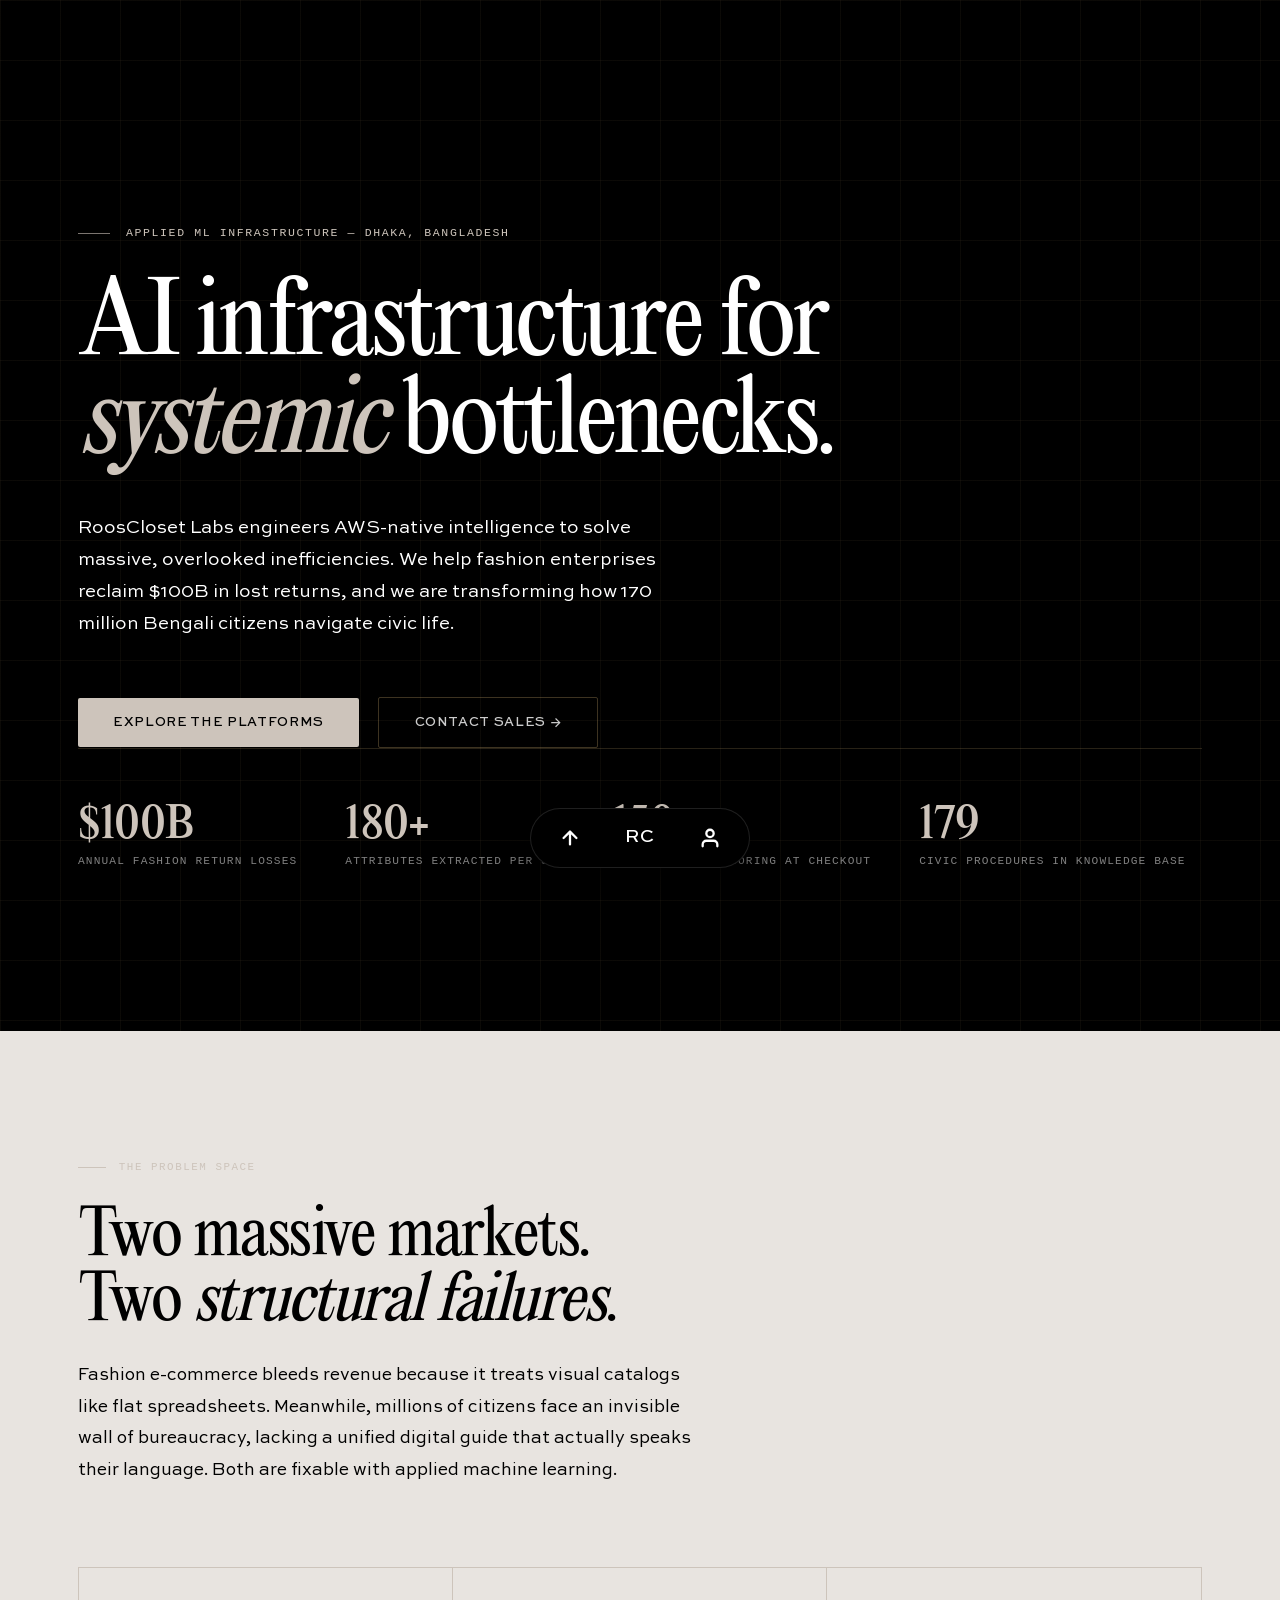
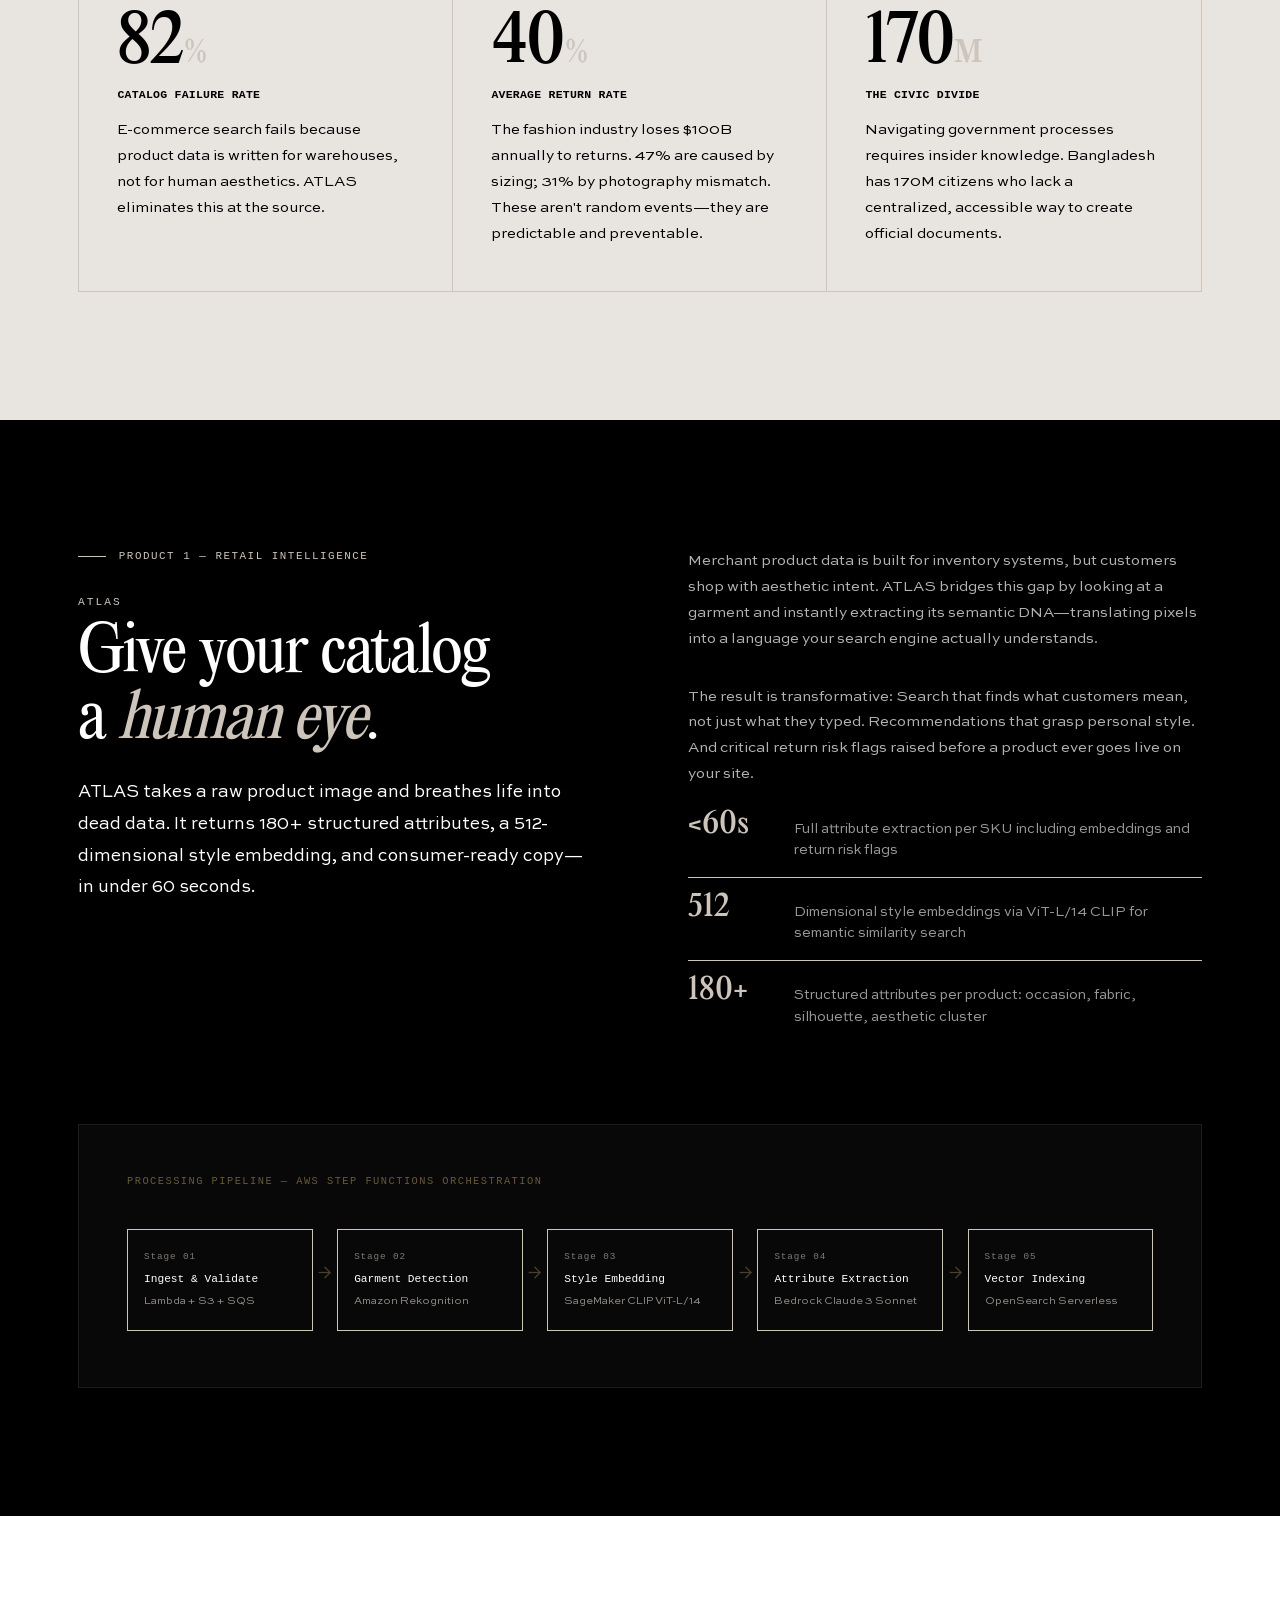
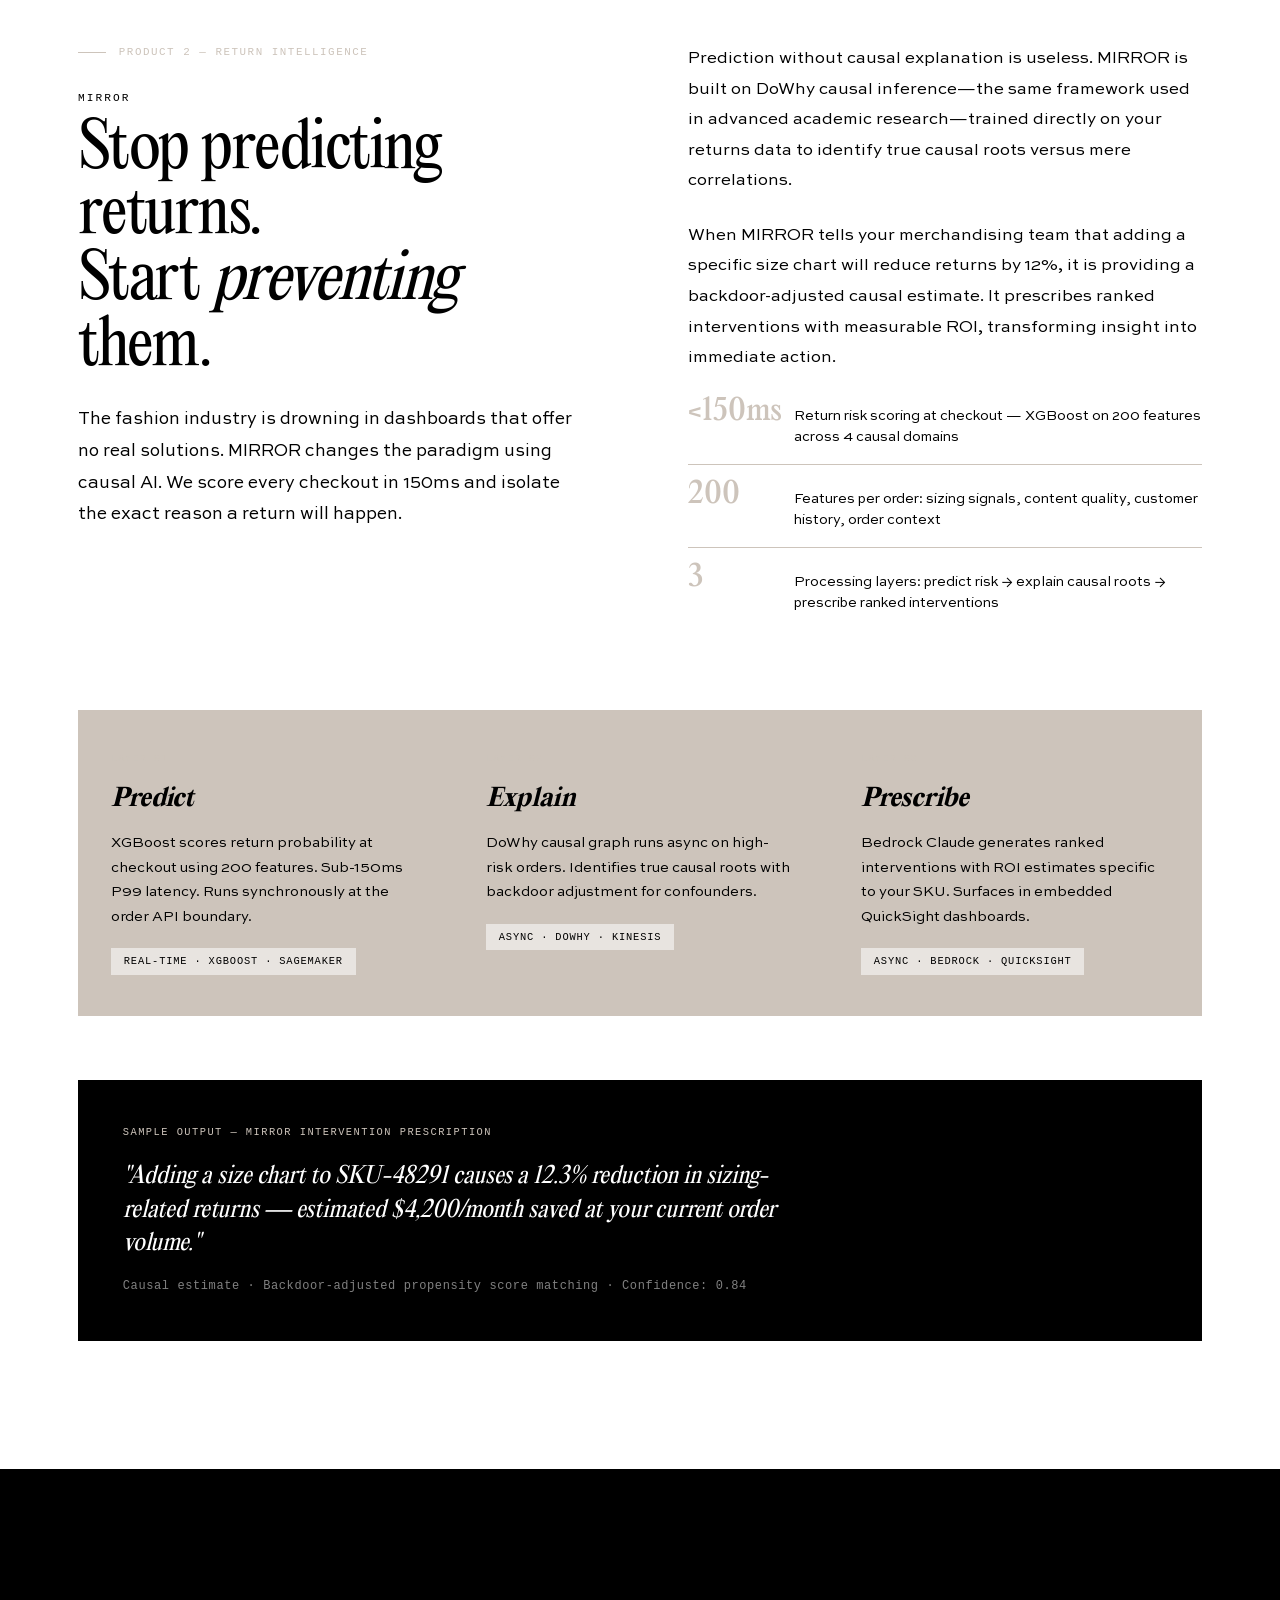
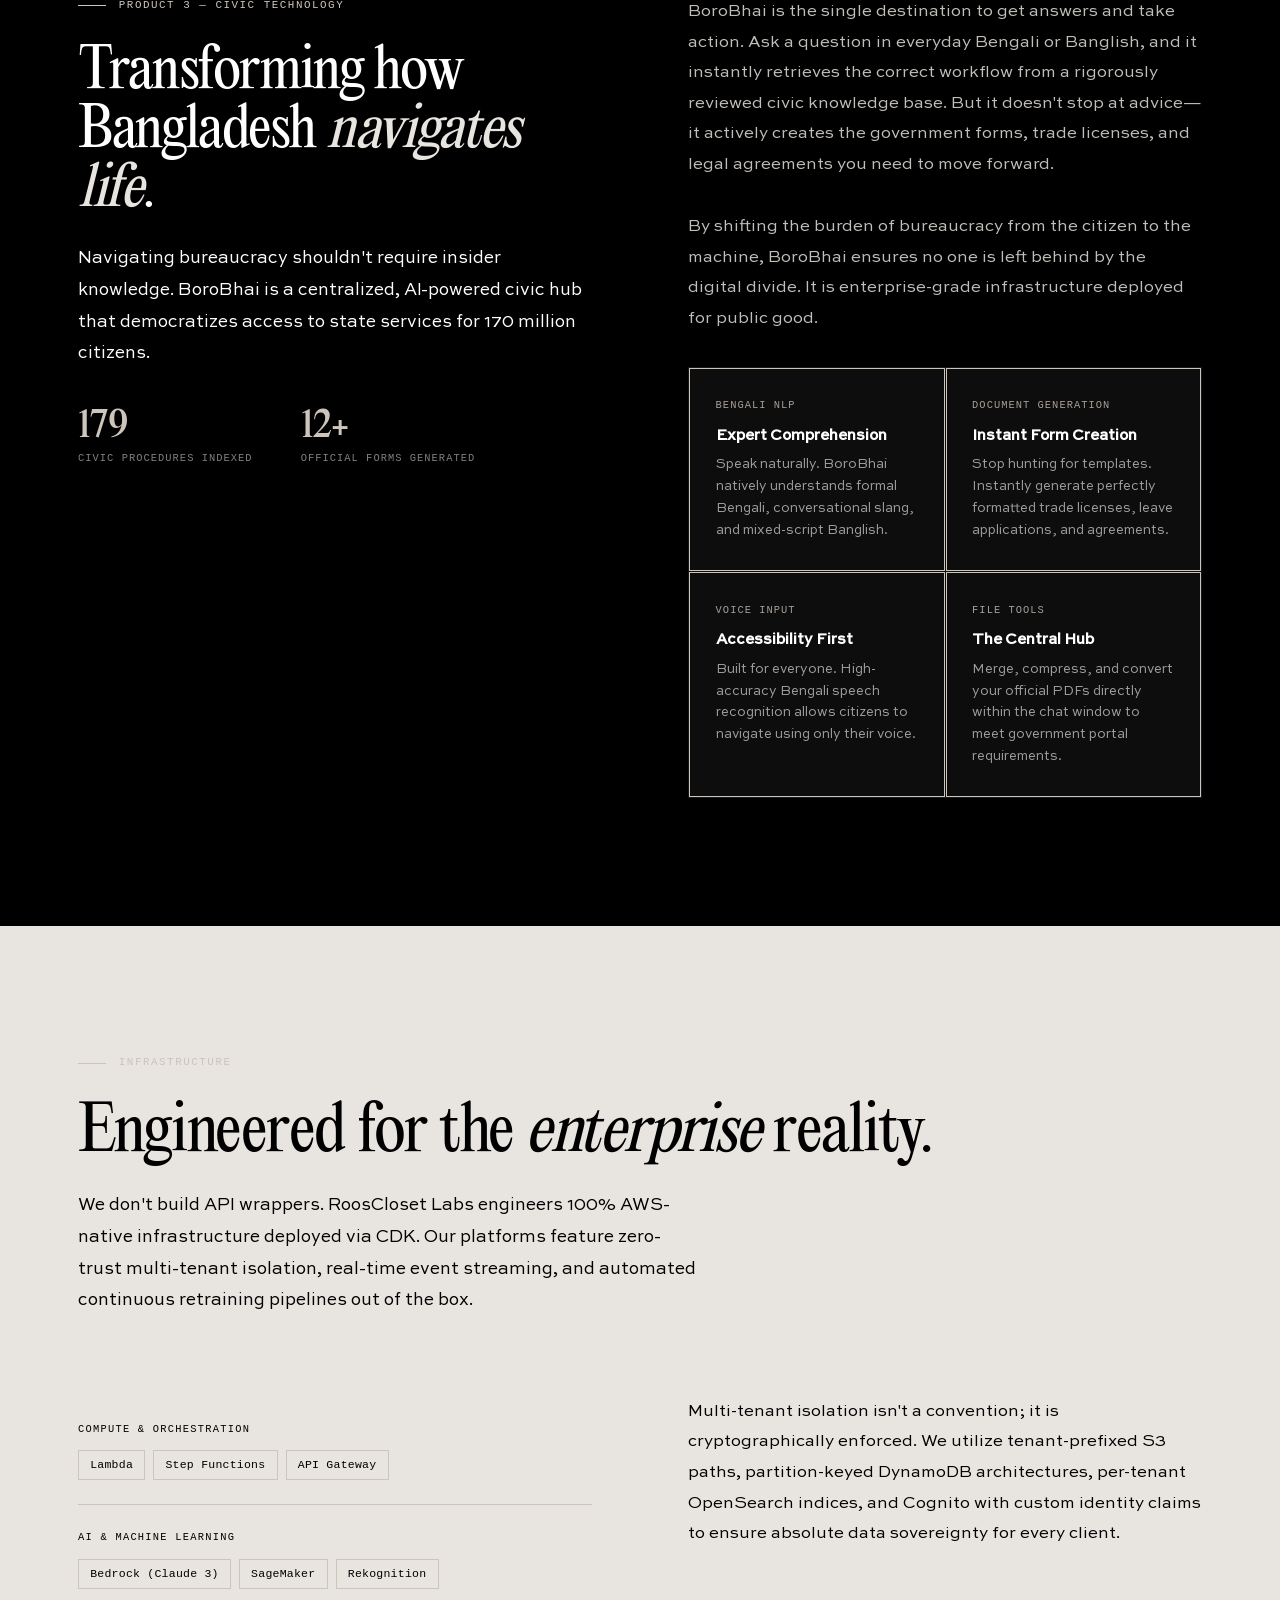
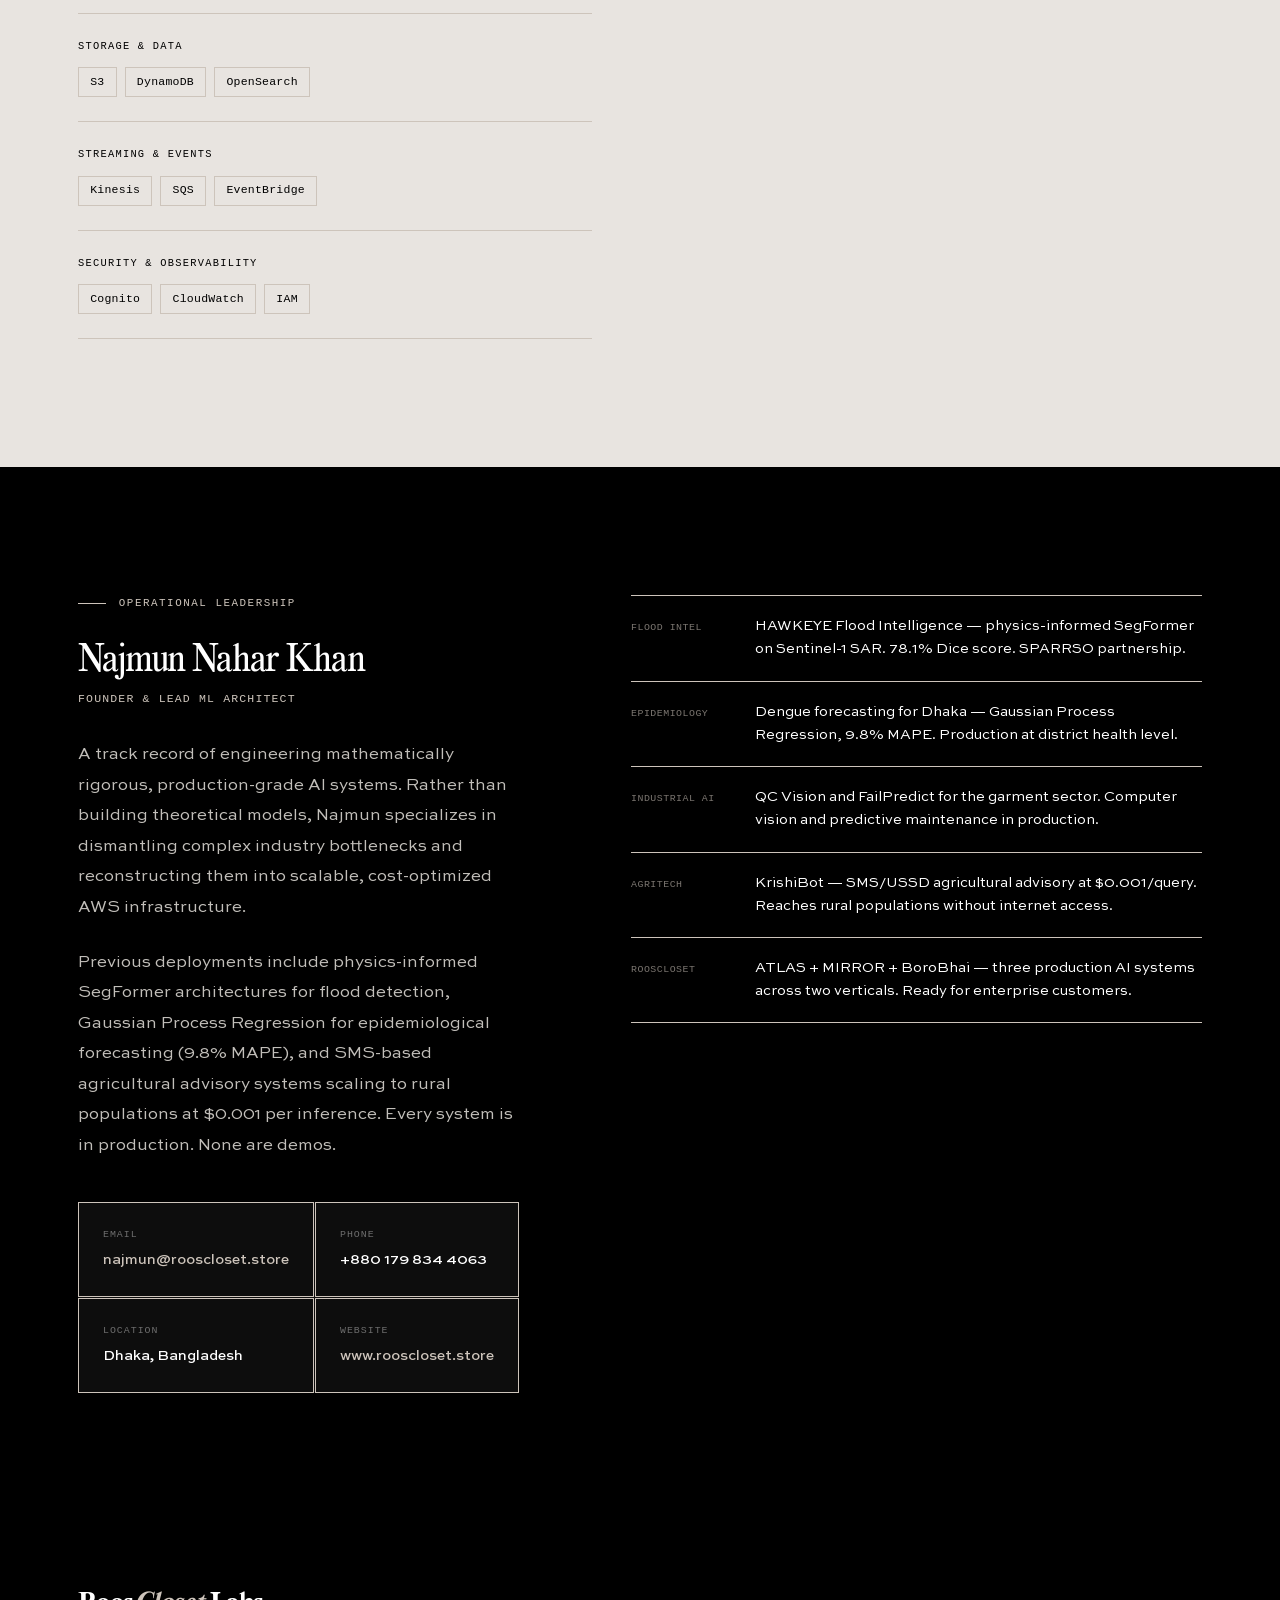
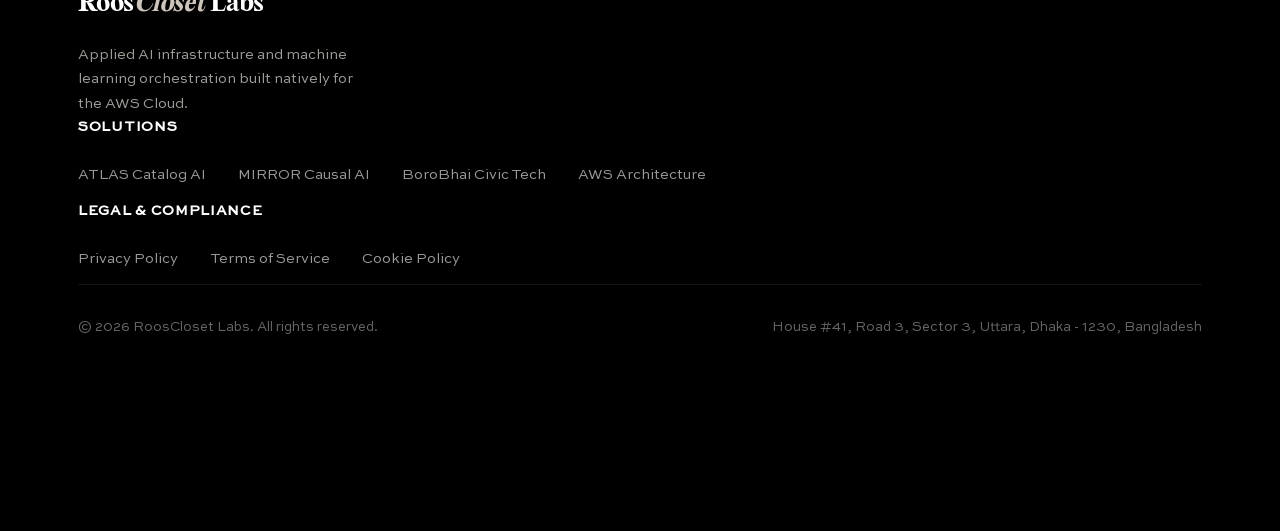
<file: index.html>
<!DOCTYPE html>
<html lang="en">
<head>
  <meta charset="UTF-8">
  <meta name="viewport" content="width=device-width, initial-scale=1.0">

  <title>RoosCloset Labs | Enterprise AI Infrastructure</title>
  <meta name="description" content="RoosCloset Labs architects production-grade, AWS-native machine learning solutions. Our flagship platforms resolve retail catalog misattribution and causal return prediction.">
  <meta name="keywords" content="Enterprise AI, AWS Machine Learning, E-commerce Returns, Causal Inference, Civic Tech, RoosCloset Labs">
  <meta name="author" content="Najmun Nahar Khan">

  <meta property="og:type" content="website">
  <meta property="og:title" content="RoosCloset Labs | Applied AI Infrastructure">
  <meta property="og:description" content="AWS-native machine learning platforms for enterprise retail intelligence and B2G civic administration.">
  <meta property="og:url" content="https://www.rooscloset.store">
  <meta property="og:image" content="https://www.rooscloset.store/assets/og-image.png">
  <meta property="og:site_name" content="RoosCloset Labs">

  <link rel="apple-touch-icon" sizes="180x180" href="/apple-touch-icon.png">
  <link rel="icon" type="image/png" sizes="32x32" href="/favicon-32x32.png">
  <link rel="icon" type="image/png" sizes="16x16" href="/favicon-16x16.png">
  <link rel="manifest" href="/site.webmanifest">

  <!-- Schema.org Structured Data -->
  <script type="application/ld+json">
  {
    "@context": "https://schema.org",
    "@type": "Organization",
    "name": "RoosCloset Labs",
    "url": "https://www.rooscloset.store",
    "description": "Applied ML infrastructure company building production AI systems for fashion e-commerce and civic administration.",
    "founder": {
      "@type": "Person",
      "name": "Najmun Nahar Khan",
      "email": "najmun@rooscloset.store",
      "telephone": "+8801798344063"
    },
    "address": {
      "@type": "PostalAddress",
      "streetAddress": "House #41, Road 3, Sector 3, Uttara",
      "addressLocality": "Dhaka",
      "postalCode": "1230",
      "addressCountry": "BD"
    },
    "sameAs": ["https://github.com/najmun-ai"]
  }
  </script>

  <script async src="https://www.googletagmanager.com/gtag/js?id=G-0R1S9HVL22"></script>
  <script>
    window.dataLayer = window.dataLayer || [];
    function gtag(){dataLayer.push(arguments);}
    gtag('js', new Date());
    gtag('config', 'G-0R1S9HVL22');
  </script>

  <link rel="stylesheet" href="/style.css">

  <style>
    .nav-wrapper {
      top: auto !important;
      bottom: 2rem !important;
      left: 50% !important;
      right: auto !important;
      transform: translateX(-50%) !important;
      background: rgba(242, 239, 232, 0.85) !important;
      backdrop-filter: blur(20px) saturate(180%) !important;
      -webkit-backdrop-filter: blur(20px) saturate(180%) !important;
      border: 1px solid rgba(11, 22, 40, 0.08) !important;
      border-radius: 100px !important;
      padding: 0.4rem 0.6rem !important;
      box-shadow: 0 20px 40px rgba(11, 22, 40, 0.12), 0 1px 3px rgba(11, 22, 40, 0.05) !important;
      width: max-content !important;
    }
    .nav-brand { font-family: var(--font-display); font-size: 1.1rem; font-weight: 600; color: var(--navy); padding: 0.5rem 1.2rem; flex-shrink: 0; letter-spacing: -0.01em; }
    .nav-links { border-left: 1px solid var(--rule); padding-left: 0.5rem; margin: 0; }
    .nav-link { border-radius: 100px; padding: 0.6rem 1rem; transition: background 0.2s ease, color 0.2s ease; }
    .nav-link:hover { background: rgba(11, 22, 40, 0.05); color: var(--navy); }
    .nav-contact { background: var(--navy); color: var(--parchment); border-radius: 100px; margin-left: 0.5rem; border: none !important; }
    .nav-contact:hover { transform: scale(1.03); background: var(--gold); color: var(--navy); }
    
    @media (max-width: 900px) {
      .nav-wrapper { width: 90% !important; justify-content: space-between !important; padding: 0.4rem 0.4rem 0.4rem 1rem !important; }
    }

    /* Scroll Reveal Classes */
    .reveal {
      opacity: 0;
      transform: translateY(30px);
      transition: opacity 0.8s cubic-bezier(0.2, 0.8, 0.2, 1), transform 0.8s cubic-bezier(0.2, 0.8, 0.2, 1);
    }
    .reveal.active { opacity: 1; transform: translateY(0); }
    .delay-1 { transition-delay: 0.1s; }
    .delay-2 { transition-delay: 0.2s; }
    .delay-3 { transition-delay: 0.3s; }
  </style>

  <!-- JS Fallback: Ensures content is visible if JavaScript is disabled or blocked -->
  <noscript>
    <style>
      .reveal { opacity: 1 !important; transform: none !important; }
    </style>
  </noscript>
</head>

<body>

<section class="hero" aria-labelledby="hero-heading">
  <div class="hero-grid" aria-hidden="true" role="presentation"></div>
  <div class="container hero-content">
    <div class="hero-eyebrow reveal">Applied ML Infrastructure — Dhaka, Bangladesh</div>
    <h1 id="hero-heading" class="reveal delay-1">
      AI infrastructure for<br>
      <em>systemic</em> bottlenecks.
    </h1>
    <p class="hero-sub reveal delay-2">
      RoosCloset Labs engineers AWS-native intelligence to solve massive, overlooked inefficiencies. We help fashion enterprises reclaim $100B in lost returns, and we are transforming how 170 million Bengali citizens navigate civic life.
    </p>
    <div class="hero-cta reveal delay-3">
      <a href="#atlas" class="btn-primary-dark">Explore the Platforms</a>
      <a href="mailto:najmun@rooscloset.store?subject=Enterprise%20AI%20Inquiry" class="btn-ghost-dark">Contact Sales →</a>
    </div>
    <div class="hero-stats reveal delay-3">
      <div class="stat-item">
        <div class="stat-num">$100B</div>
        <div class="stat-label">Annual fashion return losses</div>
      </div>
      <div class="stat-item">
        <div class="stat-num">180+</div>
        <div class="stat-label">Attributes extracted per SKU</div>
      </div>
      <div class="stat-item">
        <div class="stat-num">150ms</div>
        <div class="stat-label">Causal return scoring at checkout</div>
      </div>
      <div class="stat-item">
        <div class="stat-num">179</div>
        <div class="stat-label">Civic procedures in knowledge base</div>
      </div>
    </div>
  </div>
</section>

<section class="problem" aria-labelledby="problem-heading">
  <div class="container">
    <div class="eyebrow reveal">The Problem Space</div>
    <h2 id="problem-heading" class="reveal delay-1">Two massive markets.<br>Two <em>structural failures</em>.</h2>
    <p class="lead reveal delay-2">
      Fashion e-commerce bleeds revenue because it treats visual catalogs like flat spreadsheets. Meanwhile, millions of citizens face an invisible wall of bureaucracy, lacking a unified digital guide that actually speaks their language. Both are fixable with applied machine learning.
    </p>
    <div class="problem-grid reveal delay-3" role="list">
      <div class="problem-item" role="listitem">
        <div class="problem-pct">82<span>%</span></div>
        <h3>Catalog failure rate</h3>
        <p>E-commerce search fails because product data is written for warehouses, not for human aesthetics. ATLAS eliminates this at the source.</p>
      </div>
      <div class="problem-item" role="listitem">
        <div class="problem-pct">40<span>%</span></div>
        <h3>Average return rate</h3>
        <p>The fashion industry loses $100B annually to returns. 47% are caused by sizing; 31% by photography mismatch. These aren't random events—they are predictable and preventable.</p>
      </div>
      <div class="problem-item" role="listitem">
        <div class="problem-pct">170<span>M</span></div>
        <h3>The Civic Divide</h3>
        <p>Navigating government processes requires insider knowledge. Bangladesh has 170M citizens who lack a centralized, accessible way to create official documents.</p>
      </div>
    </div>
  </div>
</section>

<section class="atlas-section" id="atlas" aria-labelledby="atlas-heading">
  <div class="container">
    <div class="product-header">
      <div class="reveal">
        <div class="eyebrow eyebrow-dark">Product 1 — Retail Intelligence</div>
        <div class="product-name">ATLAS</div>
        <h2 id="atlas-heading">Give your catalog<br>a <em>human eye</em>.</h2>
        <p class="lead">
          ATLAS takes a raw product image and breathes life into dead data. It returns 180+ structured attributes, a 512-dimensional style embedding, and consumer-ready copy—in under 60 seconds.
        </p>
      </div>
      <div class="reveal delay-1">
        <p class="product-tagline">
          Merchant product data is built for inventory systems, but customers shop with aesthetic intent. ATLAS bridges this gap by looking at a garment and instantly extracting its semantic DNA—translating pixels into a language your search engine actually understands.
        </p>
        <p class="product-tagline" style="margin-bottom: 0;">
          The result is transformative: Search that finds what customers mean, not just what they typed. Recommendations that grasp personal style. And critical return risk flags raised before a product ever goes live on your site.
        </p>
        <div class="metric-list">
          <div class="metric-item">
            <div class="metric-val">&lt;60s</div>
            <div class="metric-desc">Full attribute extraction per SKU including embeddings and return risk flags</div>
          </div>
          <div class="metric-item">
            <div class="metric-val">512</div>
            <div class="metric-desc">Dimensional style embeddings via ViT-L/14 CLIP for semantic similarity search</div>
          </div>
          <div class="metric-item">
            <div class="metric-val">180+</div>
            <div class="metric-desc">Structured attributes per product: occasion, fabric, silhouette, aesthetic cluster</div>
          </div>
        </div>
      </div>
    </div>

    <div class="pipeline-wrap reveal delay-2" role="img" aria-label="ATLAS 5-stage processing pipeline">
      <div class="pipeline-label">Processing Pipeline — AWS Step Functions Orchestration</div>
      <div class="pipeline">
        <div class="p-stage">
          <div class="p-stage-inner">
            <div class="p-stage-num">Stage 01</div>
            <div class="p-stage-name">Ingest &amp; Validate</div>
            <div class="p-stage-service">Lambda + S3 + SQS</div>
          </div>
        </div>
        <div class="p-arrow" aria-hidden="true">→</div>
        <div class="p-stage">
          <div class="p-stage-inner">
            <div class="p-stage-num">Stage 02</div>
            <div class="p-stage-name">Garment Detection</div>
            <div class="p-stage-service">Amazon Rekognition</div>
          </div>
        </div>
        <div class="p-arrow" aria-hidden="true">→</div>
        <div class="p-stage">
          <div class="p-stage-inner">
            <div class="p-stage-num">Stage 03</div>
            <div class="p-stage-name">Style Embedding</div>
            <div class="p-stage-service">SageMaker CLIP ViT-L/14</div>
          </div>
        </div>
        <div class="p-arrow" aria-hidden="true">→</div>
        <div class="p-stage">
          <div class="p-stage-inner">
            <div class="p-stage-num">Stage 04</div>
            <div class="p-stage-name">Attribute Extraction</div>
            <div class="p-stage-service">Bedrock Claude 3 Sonnet</div>
          </div>
        </div>
        <div class="p-arrow" aria-hidden="true">→</div>
        <div class="p-stage">
          <div class="p-stage-inner">
            <div class="p-stage-num">Stage 05</div>
            <div class="p-stage-name">Vector Indexing</div>
            <div class="p-stage-service">OpenSearch Serverless</div>
          </div>
        </div>
      </div>
    </div>
  </div>
</section>

<section class="mirror-section" id="mirror" aria-labelledby="mirror-heading">
  <div class="container">
    <div class="mirror-product-header">
      <div class="reveal">
        <div class="eyebrow">Product 2 — Return Intelligence</div>
        <div class="product-name">MIRROR</div>
        <h2 id="mirror-heading">Stop predicting returns.<br>Start <em>preventing</em> them.</h2>
        <p class="lead">
          The fashion industry is drowning in dashboards that offer no real solutions. MIRROR changes the paradigm using causal AI. We score every checkout in 150ms and isolate the exact reason a return will happen.
        </p>
      </div>
      <div class="reveal delay-1">
        <p style="font-size:1.05rem; color:var(--ink-2); line-height:1.82; margin-bottom:1.5rem;">
          Prediction without causal explanation is useless. MIRROR is built on DoWhy causal inference—the same framework used in advanced academic research—trained directly on your returns data to identify true causal roots versus mere correlations.
        </p>
        <p style="font-size:1.05rem; color:var(--ink-2); line-height:1.82;">
          When MIRROR tells your merchandising team that adding a specific size chart will reduce returns by 12%, it is providing a backdoor-adjusted causal estimate. It prescribes ranked interventions with measurable ROI, transforming insight into immediate action.
        </p>
        <div class="metric-list mirror-metric">
          <div class="metric-item">
            <div class="metric-val">&lt;150ms</div>
            <div class="metric-desc">Return risk scoring at checkout — XGBoost on 200 features across 4 causal domains</div>
          </div>
          <div class="metric-item">
            <div class="metric-val">200</div>
            <div class="metric-desc">Features per order: sizing signals, content quality, customer history, order context</div>
          </div>
          <div class="metric-item">
            <div class="metric-val">3</div>
            <div class="metric-desc">Processing layers: predict risk → explain causal roots → prescribe ranked interventions</div>
          </div>
        </div>
      </div>
    </div>

    <div class="mirror-pipeline reveal delay-2" role="list">
      <div class="mirror-stage" role="listitem">
        <div class="mirror-stage-num">Layer 01</div>
        <div class="mirror-stage-name"><em>Predict</em></div>
        <p>XGBoost scores return probability at checkout using 200 features. Sub-150ms P99 latency. Runs synchronously at the order API boundary.</p>
        <div class="mirror-stage-badge">Real-time · XGBoost · SageMaker</div>
      </div>
      <div class="mirror-stage" role="listitem">
        <div class="mirror-stage-num">Layer 02</div>
        <div class="mirror-stage-name"><em>Explain</em></div>
        <p>DoWhy causal graph runs async on high-risk orders. Identifies true causal roots with backdoor adjustment for confounders.</p>
        <div class="mirror-stage-badge">Async · DoWhy · Kinesis</div>
      </div>
      <div class="mirror-stage" role="listitem">
        <div class="mirror-stage-num">Layer 03</div>
        <div class="mirror-stage-name"><em>Prescribe</em></div>
        <p>Bedrock Claude generates ranked interventions with ROI estimates specific to your SKU. Surfaces in embedded QuickSight dashboards.</p>
        <div class="mirror-stage-badge">Async · Bedrock · QuickSight</div>
      </div>
    </div>

    <div class="causal-proof reveal delay-3">
      <div class="causal-proof-label">Sample Output — MIRROR Intervention Prescription</div>
      <div class="causal-proof-quote">"Adding a size chart to SKU-48291 causes a 12.3% reduction in sizing-related returns — estimated $4,200/month saved at your current order volume."</div>
      <div class="causal-proof-sub">Causal estimate · Backdoor-adjusted propensity score matching · Confidence: 0.84</div>
    </div>
  </div>
</section>

<section class="borobhai-section" id="borobhai" aria-labelledby="borobhai-heading">
  <div class="container">
    <div class="borobhai-inner">
      <div class="reveal">
        <div class="eyebrow">Product 3 — Civic Technology</div>
        <h2 id="borobhai-heading">Transforming how<br>Bangladesh <em>navigates life</em>.</h2>
        <p class="lead">
          Navigating bureaucracy shouldn't require insider knowledge. BoroBhai is a centralized, AI-powered civic hub that democratizes access to state services for 170 million citizens.
        </p>
        <div class="borobhai-stat-row">
          <div class="borobhai-stat">
            <div class="stat-num">179</div>
            <div class="stat-label">Civic procedures indexed</div>
          </div>
          <div class="borobhai-stat">
            <div class="stat-num">12+</div>
            <div class="stat-label">Official forms generated</div>
          </div>
        </div>
      </div>
      <div class="reveal delay-1">
        <p style="font-size:1.05rem; color:rgba(242,239,232,0.8); line-height:1.82; margin-bottom:2rem;">
          BoroBhai is the single destination to get answers and take action. Ask a question in everyday Bengali or Banglish, and it instantly retrieves the correct workflow from a rigorously reviewed civic knowledge base. But it doesn't stop at advice—it actively creates the government forms, trade licenses, and legal agreements you need to move forward.
        </p>
        <p style="font-size:1.05rem; color:rgba(242,239,232,0.8); line-height:1.82; margin-bottom:2rem;">
          By shifting the burden of bureaucracy from the citizen to the machine, BoroBhai ensures no one is left behind by the digital divide. It is enterprise-grade infrastructure deployed for public good.
        </p>
        <div class="borobhai-features" role="list">
          <div class="borobhai-feat" role="listitem">
            <div class="borobhai-feat-icon">Bengali NLP</div>
            <h4>Expert Comprehension</h4>
            <p>Speak naturally. BoroBhai natively understands formal Bengali, conversational slang, and mixed-script Banglish.</p>
          </div>
          <div class="borobhai-feat" role="listitem">
            <div class="borobhai-feat-icon">Document Generation</div>
            <h4>Instant Form Creation</h4>
            <p>Stop hunting for templates. Instantly generate perfectly formatted trade licenses, leave applications, and agreements.</p>
          </div>
          <div class="borobhai-feat" role="listitem">
            <div class="borobhai-feat-icon">Voice Input</div>
            <h4>Accessibility First</h4>
            <p>Built for everyone. High-accuracy Bengali speech recognition allows citizens to navigate using only their voice.</p>
          </div>
          <div class="borobhai-feat" role="listitem">
            <div class="borobhai-feat-icon">File Tools</div>
            <h4>The Central Hub</h4>
            <p>Merge, compress, and convert your official PDFs directly within the chat window to meet government portal requirements.</p>
          </div>
        </div>
      </div>
    </div>
  </div>
</section>

<section class="infra-section" id="architecture" aria-labelledby="infra-heading">
  <div class="container">
    <div class="eyebrow reveal">Infrastructure</div>
    <h2 id="infra-heading" class="reveal delay-1">Engineered for the <em>enterprise</em> reality.</h2>
    <p class="lead reveal delay-2">
      We don't build API wrappers. RoosCloset Labs engineers 100% AWS-native infrastructure deployed via CDK. Our platforms feature zero-trust multi-tenant isolation, real-time event streaming, and automated continuous retraining pipelines out of the box.
    </p>
    
    <div class="infra-grid reveal delay-3">
      <div>
        <div class="service-list" role="list">
          <div class="service-category" role="listitem">
            <div class="service-cat-name">Compute &amp; Orchestration</div>
            <div class="service-tags">
              <span class="service-tag">Lambda</span>
              <span class="service-tag">Step Functions</span>
              <span class="service-tag">API Gateway</span>
            </div>
          </div>
          <div class="service-category" role="listitem">
            <div class="service-cat-name">AI &amp; Machine Learning</div>
            <div class="service-tags">
              <span class="service-tag">Bedrock (Claude 3)</span>
              <span class="service-tag">SageMaker</span>
              <span class="service-tag">Rekognition</span>
            </div>
          </div>
          <div class="service-category" role="listitem">
            <div class="service-cat-name">Storage &amp; Data</div>
            <div class="service-tags">
              <span class="service-tag">S3</span>
              <span class="service-tag">DynamoDB</span>
              <span class="service-tag">OpenSearch</span>
            </div>
          </div>
          <div class="service-category" role="listitem">
            <div class="service-cat-name">Streaming &amp; Events</div>
            <div class="service-tags">
              <span class="service-tag">Kinesis</span>
              <span class="service-tag">SQS</span>
              <span class="service-tag">EventBridge</span>
            </div>
          </div>
          <div class="service-category" role="listitem">
            <div class="service-cat-name">Security &amp; Observability</div>
            <div class="service-tags">
              <span class="service-tag">Cognito</span>
              <span class="service-tag">CloudWatch</span>
              <span class="service-tag">IAM</span>
            </div>
          </div>
        </div>
      </div>
      <div>
        <p style="font-size:1.05rem; color:var(--ink-2); line-height:1.82; margin-bottom:2.5rem;">
          Multi-tenant isolation isn't a convention; it is cryptographically enforced. We utilize tenant-prefixed S3 paths, partition-keyed DynamoDB architectures, per-tenant OpenSearch indices, and Cognito with custom identity claims to ensure absolute data sovereignty for every client.
        </p>
      </div>
    </div>
  </div>
</section>

<section class="founder-section" id="founder" aria-labelledby="founder-heading">
  <div class="container">
    <div class="founder-inner">
      <div class="reveal">
        <div class="eyebrow">Operational Leadership</div>
        <div class="founder-name-display">Najmun Nahar Khan</div>
        <div class="founder-title-line">Founder & Lead ML Architect</div>
        <p style="font-size: 1.05rem; color: rgba(242,239,232,0.8); line-height: 1.82; margin-bottom: 1.5rem;">
          A track record of engineering mathematically rigorous, production-grade AI systems. Rather than building theoretical models, Najmun specializes in dismantling complex industry bottlenecks and reconstructing them into scalable, cost-optimized AWS infrastructure.
        </p>
        <p style="font-size: 1.05rem; color: rgba(242,239,232,0.8); line-height: 1.82; margin-bottom: 2.5rem;">
          Previous deployments include physics-informed SegFormer architectures for flood detection, Gaussian Process Regression for epidemiological forecasting (9.8% MAPE), and SMS-based agricultural advisory systems scaling to rural populations at $0.001 per inference. Every system is in production. None are demos.
        </p>
        <div class="contact-grid" role="list">
          <div class="contact-item" role="listitem">
            <div class="contact-item-label">Email</div>
            <div class="contact-item-val"><a href="mailto:najmun@rooscloset.store?subject=Enterprise%20AI%20Inquiry">najmun@rooscloset.store</a></div>
          </div>
          <div class="contact-item" role="listitem">
            <div class="contact-item-label">Phone</div>
            <div class="contact-item-val">+880 179 834 4063</div>
          </div>
          <div class="contact-item" role="listitem">
            <div class="contact-item-label">Location</div>
            <div class="contact-item-val">Dhaka, Bangladesh</div>
          </div>
          <div class="contact-item" role="listitem">
            <div class="contact-item-label">Website</div>
            <div class="contact-item-val"><a href="https://www.rooscloset.store">www.rooscloset.store</a></div>
          </div>
        </div>
      </div>
      <div class="reveal delay-1">
        <div class="founder-track" role="list">
          <div class="track-item" role="listitem">
            <div class="track-tag">Flood Intel</div>
            <div class="track-text">HAWKEYE Flood Intelligence — physics-informed SegFormer on Sentinel-1 SAR. 78.1% Dice score. SPARRSO partnership.</div>
          </div>
          <div class="track-item" role="listitem">
            <div class="track-tag">Epidemiology</div>
            <div class="track-text">Dengue forecasting for Dhaka — Gaussian Process Regression, 9.8% MAPE. Production at district health level.</div>
          </div>
          <div class="track-item" role="listitem">
            <div class="track-tag">Industrial AI</div>
            <div class="track-text">QC Vision and FailPredict for the garment sector. Computer vision and predictive maintenance in production.</div>
          </div>
          <div class="track-item" role="listitem">
            <div class="track-tag">AgriTech</div>
            <div class="track-text">KrishiBot — SMS/USSD agricultural advisory at $0.001/query. Reaches rural populations without internet access.</div>
          </div>
          <div class="track-item" role="listitem">
            <div class="track-tag">RoosCloset</div>
            <div class="track-text">ATLAS + MIRROR + BoroBhai — three production AI systems across two verticals. Ready for enterprise customers.</div>
          </div>
        </div>
      </div>
    </div>
  </div>
</section>

<footer class="footer">
  <div class="container">
    <div class="footer-grid reveal">
      <div>
        <a href="/" style="font-family: var(--font-display); font-size: 1.5rem; font-weight: 600; color: var(--parchment);">Roos<em style="color: var(--gold); font-style: italic;">Closet</em> Labs</a>
        <p style="color: rgba(242, 239, 232, 0.65); font-size: 0.9rem; margin-top: 1.2rem; max-width: 300px; line-height: 1.7;">Applied AI infrastructure and machine learning orchestration built natively for the AWS Cloud.</p>
      </div>
      <div>
        <h4 class="footer-heading">Solutions</h4>
        <ul class="footer-links">
          <li><a href="#atlas">ATLAS Catalog AI</a></li>
          <li><a href="#mirror">MIRROR Causal AI</a></li>
          <li><a href="#borobhai">BoroBhai Civic Tech</a></li>
          <li><a href="#architecture">AWS Architecture</a></li>
        </ul>
      </div>
      <div>
        <h4 class="footer-heading">Legal & Compliance</h4>
        <ul class="footer-links">
          <li><a href="/privacy-policy.html">Privacy Policy</a></li>
          <li><a href="/terms-of-service.html">Terms of Service</a></li>
          <li><a href="/cookie-policy.html">Cookie Policy</a></li>
        </ul>
      </div>
    </div>
    <div class="footer-bottom reveal delay-1" style="padding-bottom: 4rem;">
      <span>&copy; 2026 RoosCloset Labs. All rights reserved.</span>
      <span>House #41, Road 3, Sector 3, Uttara, Dhaka - 1230, Bangladesh</span>
    </div>
  </div>
</footer>

<nav class="nav-wrapper" role="navigation" aria-label="Main navigation">
  <div class="nav-brand" aria-label="RoosCloset">Roos<em>Closet</em></div>
  <ul class="nav-links">
    <li><a href="#atlas" class="nav-link">Atlas</a></li>
    <li><a href="#mirror" class="nav-link">Mirror</a></li>
    <li><a href="#borobhai" class="nav-link">BoroBhai</a></li>
    <li><a href="#founder" class="nav-link">Founder</a></li>
  </ul>
  <a href="mailto:najmun@rooscloset.store?subject=Enterprise%20AI%20Inquiry" class="nav-contact">Contact</a>
</nav>

<script src="/main.js"></script>

</body>
</html>
</file>
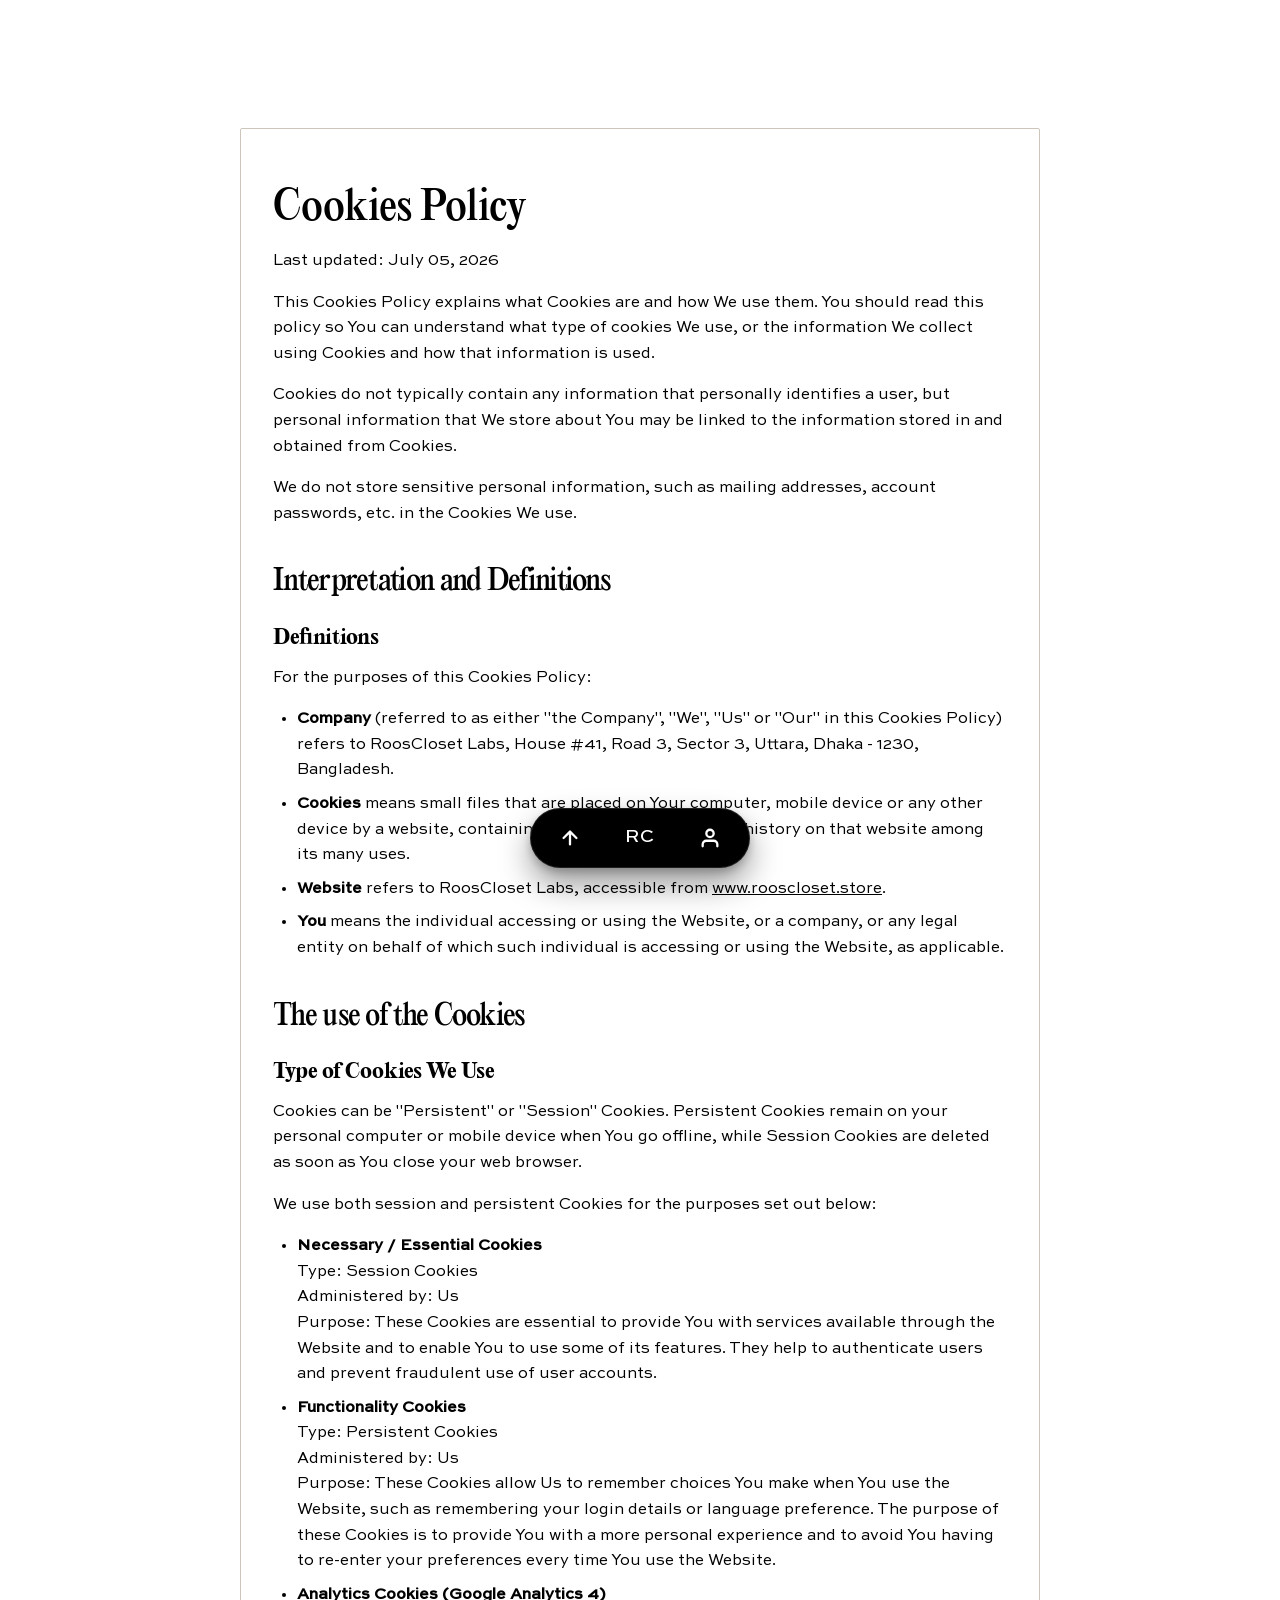
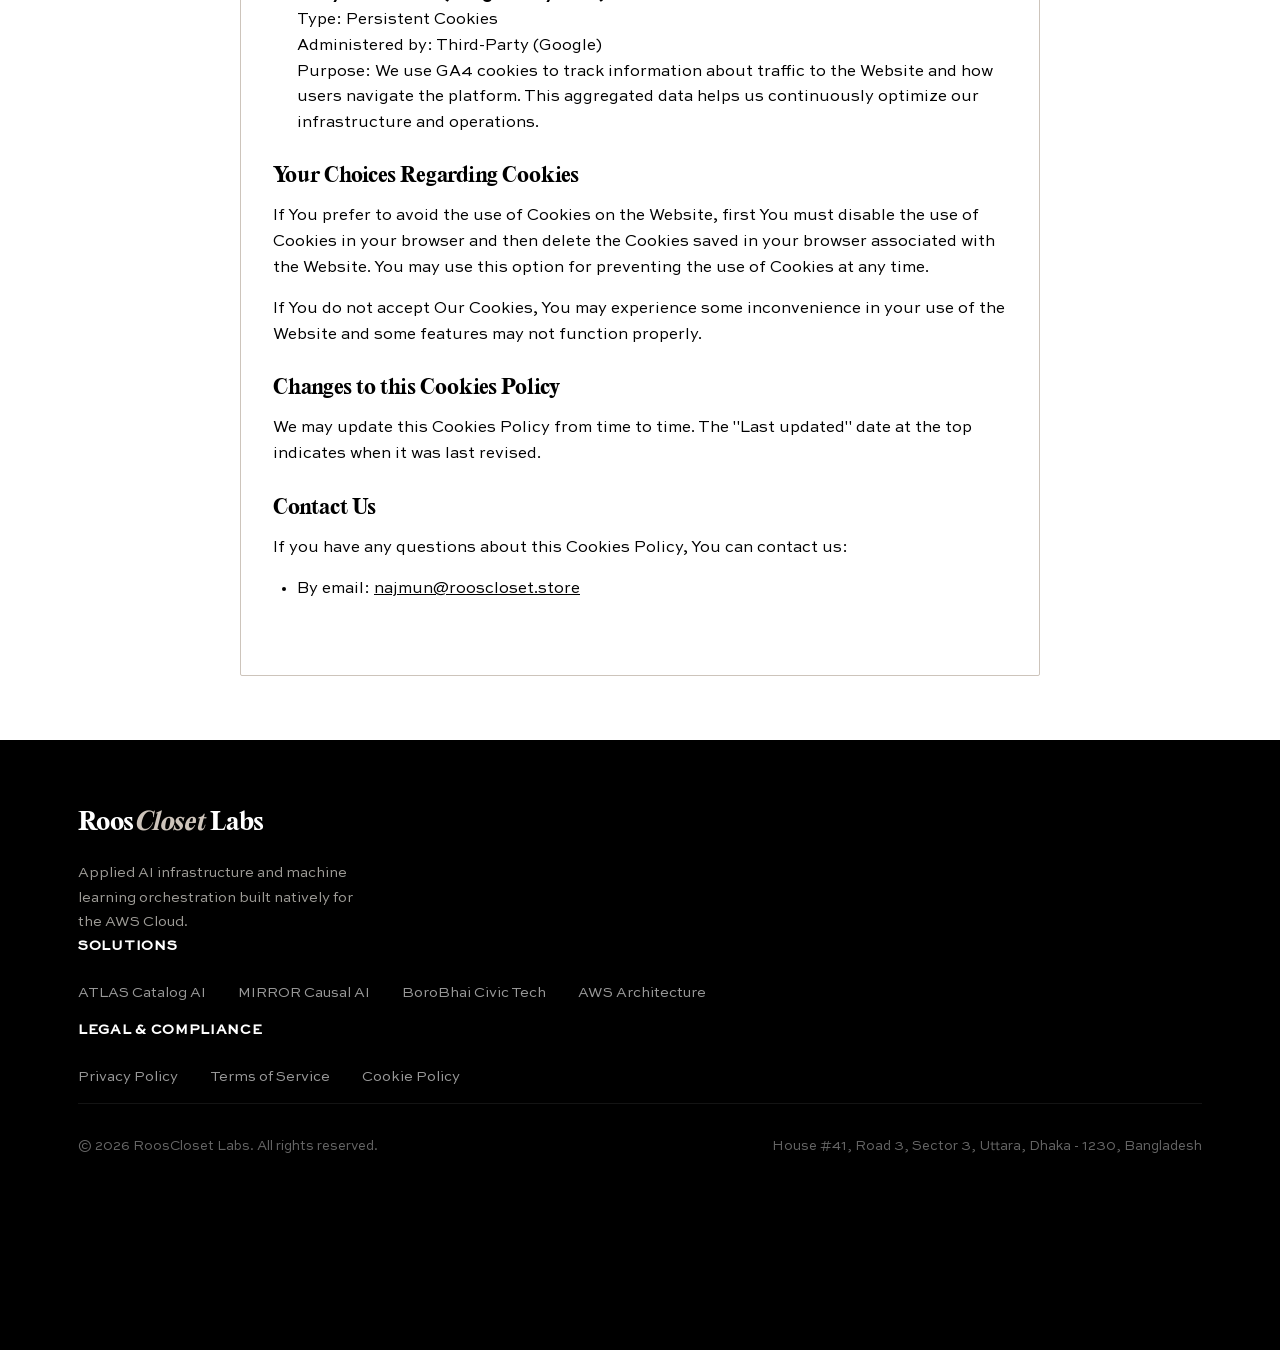
<file: cookie-policy.html>
<!DOCTYPE html>
<html lang="en-US">
<head>
    <meta charset="UTF-8">
    <meta http-equiv="X-UA-Compatible" content="IE=edge">
    <meta name="viewport" content="width=device-width, initial-scale=1.0">

    <title>Cookie Policy | RoosCloset Labs</title>
    <meta name="description" content="Cookie Policy for RoosCloset Labs enterprise AI infrastructure.">

    <!-- FAVICONS & MANIFEST -->
    <link rel="apple-touch-icon" sizes="180x180" href="/apple-touch-icon.png">
    <link rel="icon" type="image/png" sizes="32x32" href="/favicon-32x32.png">
    <link rel="icon" type="image/png" sizes="16x16" href="/favicon-16x16.png">
    <link rel="manifest" href="/site.webmanifest">

    <!-- Schema.org Structured Data -->
    <script type="application/ld+json">
    {
      "@context": "https://schema.org",
      "@type": "Organization",
      "name": "RoosCloset Labs",
      "url": "https://www.rooscloset.store",
      "founder": {
        "@type": "Person",
        "name": "Najmun Nahar Khan",
        "email": "najmun@rooscloset.store"
      },
      "address": {
        "@type": "PostalAddress",
        "streetAddress": "House #41, Road 3, Sector 3, Uttara",
        "addressLocality": "Dhaka",
        "postalCode": "1230",
        "addressCountry": "BD"
      }
    }
    </script>

    <!-- GOOGLE ANALYTICS 4 (GA4) -->
    <script async src="https://www.googletagmanager.com/gtag/js?id=G-0R1S9HVL22"></script>
    <script>
      window.dataLayer = window.dataLayer || [];
      function gtag(){dataLayer.push(arguments);}
      gtag('js', new Date());
      gtag('config', 'G-0R1S9HVL22');
    </script>

    <!-- STYLESHEET -->
    <link rel="stylesheet" href="/style.css">

    <style>
      .nav-wrapper {
        top: auto !important;
        bottom: 2rem !important;
        left: 50% !important;
        right: auto !important;
        transform: translateX(-50%) !important;
        background: rgba(242, 239, 232, 0.85) !important;
        backdrop-filter: blur(20px) saturate(180%) !important;
        -webkit-backdrop-filter: blur(20px) saturate(180%) !important;
        border: 1px solid rgba(11, 22, 40, 0.08) !important;
        border-radius: 100px !important;
        padding: 0.4rem 0.6rem !important;
        box-shadow: 0 20px 40px rgba(11, 22, 40, 0.12), 0 1px 3px rgba(11, 22, 40, 0.05) !important;
        width: max-content !important;
      }
      .nav-brand { font-family: var(--font-display); font-size: 1.1rem; font-weight: 600; color: var(--navy); padding: 0.5rem 1.2rem; flex-shrink: 0; letter-spacing: -0.01em; }
      .nav-links { border-left: 1px solid var(--rule); padding-left: 0.5rem; margin: 0; display: flex; align-items: center; list-style: none; }
      .nav-link { border-radius: 100px; padding: 0.6rem 1rem; transition: background 0.2s ease, color 0.2s ease; font-family: var(--font-sans); font-size: 0.76rem; font-weight: 500; letter-spacing: 0.05em; text-transform: uppercase; color: var(--ink-2); }
      .nav-link:hover { background: rgba(11, 22, 40, 0.05); color: var(--navy); }
      .nav-contact { font-family: var(--font-sans); font-size: 0.76rem; font-weight: 600; letter-spacing: 0.05em; text-transform: uppercase; background: var(--navy); color: var(--parchment); border-radius: 100px; padding: 0.6rem 1.4rem; margin-left: 0.5rem; border: none !important; transition: transform 0.2s ease, background 0.2s ease; }
      .nav-contact:hover { transform: scale(1.03); background: var(--gold); color: var(--navy); }
      
      @media (max-width: 900px) {
        .nav-wrapper { width: 90% !important; justify-content: space-between !important; padding: 0.4rem 0.4rem 0.4rem 1rem !important; }
        .nav-links { display: none !important; }
      }
  
      .reveal { opacity: 0; transform: translateY(30px); transition: opacity 0.8s cubic-bezier(0.2, 0.8, 0.2, 1), transform 0.8s cubic-bezier(0.2, 0.8, 0.2, 1); }
      .reveal.active { opacity: 1; transform: translateY(0); }
    </style>
  
    <noscript>
      <style>
        .reveal { opacity: 1 !important; transform: none !important; }
      </style>
    </noscript>
</head>
<body>

    <main class="legal-content">
        <h1>Cookies Policy</h1>
        <p>Last updated: July 05, 2026</p>
        <p>This Cookies Policy explains what Cookies are and how We use them. You should read this policy so You can understand what type of cookies We use, or the information We collect using Cookies and how that information is used.</p>
        <p>Cookies do not typically contain any information that personally identifies a user, but personal information that We store about You may be linked to the information stored in and obtained from Cookies.</p>
        <p>We do not store sensitive personal information, such as mailing addresses, account passwords, etc. in the Cookies We use.</p>

        <h2>Interpretation and Definitions</h2>
        <h3>Definitions</h3>
        <p>For the purposes of this Cookies Policy:</p>
        <ul>
            <li><strong>Company</strong> (referred to as either "the Company", "We", "Us" or "Our" in this Cookies Policy) refers to RoosCloset Labs, House #41, Road 3, Sector 3, Uttara, Dhaka - 1230, Bangladesh.</li>
            <li><strong>Cookies</strong> means small files that are placed on Your computer, mobile device or any other device by a website, containing details of your browsing history on that website among its many uses.</li>
            <li><strong>Website</strong> refers to RoosCloset Labs, accessible from <a href="https://www.rooscloset.store">www.rooscloset.store</a>.</li>
            <li><strong>You</strong> means the individual accessing or using the Website, or a company, or any legal entity on behalf of which such individual is accessing or using the Website, as applicable.</li>
        </ul>

        <h2>The use of the Cookies</h2>
        <h3>Type of Cookies We Use</h3>
        <p>Cookies can be "Persistent" or "Session" Cookies. Persistent Cookies remain on your personal computer or mobile device when You go offline, while Session Cookies are deleted as soon as You close your web browser.</p>
        <p>We use both session and persistent Cookies for the purposes set out below:</p>
        <ul>
            <li>
                <strong>Necessary / Essential Cookies</strong><br>
                Type: Session Cookies<br>
                Administered by: Us<br>
                Purpose: These Cookies are essential to provide You with services available through the Website and to enable You to use some of its features. They help to authenticate users and prevent fraudulent use of user accounts.
            </li>
            <li>
                <strong>Functionality Cookies</strong><br>
                Type: Persistent Cookies<br>
                Administered by: Us<br>
                Purpose: These Cookies allow Us to remember choices You make when You use the Website, such as remembering your login details or language preference. The purpose of these Cookies is to provide You with a more personal experience and to avoid You having to re-enter your preferences every time You use the Website.
            </li>
            <li>
                <strong>Analytics Cookies (Google Analytics 4)</strong><br>
                Type: Persistent Cookies<br>
                Administered by: Third-Party (Google)<br>
                Purpose: We use GA4 cookies to track information about traffic to the Website and how users navigate the platform. This aggregated data helps us continuously optimize our infrastructure and operations.
            </li>
        </ul>

        <h3>Your Choices Regarding Cookies</h3>
        <p>If You prefer to avoid the use of Cookies on the Website, first You must disable the use of Cookies in your browser and then delete the Cookies saved in your browser associated with the Website. You may use this option for preventing the use of Cookies at any time.</p>
        <p>If You do not accept Our Cookies, You may experience some inconvenience in your use of the Website and some features may not function properly.</p>

        <h3>Changes to this Cookies Policy</h3>
        <p>We may update this Cookies Policy from time to time. The "Last updated" date at the top indicates when it was last revised.</p>

        <h3>Contact Us</h3>
        <p>If you have any questions about this Cookies Policy, You can contact us:</p>
        <ul>
            <li>By email: <a href="mailto:najmun@rooscloset.store?subject=Cookie%20Policy%20Inquiry">najmun@rooscloset.store</a></li>
        </ul>
    </main>

    <footer class="footer">
        <div class="container">
          <div class="footer-grid">
            <div>
              <a href="/" style="font-family: var(--font-display); font-size: 1.5rem; font-weight: 600; color: var(--parchment);">Roos<em style="color: var(--gold); font-style: italic;">Closet</em> Labs</a>
              <p style="color: rgba(242, 239, 232, 0.65); font-size: 0.9rem; margin-top: 1.2rem; max-width: 300px; line-height: 1.7;">Applied AI infrastructure and machine learning orchestration built natively for the AWS Cloud.</p>
            </div>
            <div>
              <h4 class="footer-heading">Solutions</h4>
              <ul class="footer-links">
                <li><a href="/#atlas">ATLAS Catalog AI</a></li>
                <li><a href="/#mirror">MIRROR Causal AI</a></li>
                <li><a href="/#borobhai">BoroBhai Civic Tech</a></li>
                <li><a href="/#architecture">AWS Architecture</a></li>
              </ul>
            </div>
            <div>
              <h4 class="footer-heading">Legal & Compliance</h4>
              <ul class="footer-links">
                <li><a href="/privacy-policy.html">Privacy Policy</a></li>
                <li><a href="/terms-of-service.html">Terms of Service</a></li>
                <li><a href="/cookie-policy.html">Cookie Policy</a></li>
              </ul>
            </div>
          </div>
          <div class="footer-bottom" style="padding-bottom: 4rem;">
            <span>&copy; 2026 RoosCloset Labs. All rights reserved.</span>
            <span>House #41, Road 3, Sector 3, Uttara, Dhaka - 1230, Bangladesh</span>
          </div>
        </div>
    </footer>
    
    <nav class="nav-wrapper" role="navigation" aria-label="Main navigation">
        <div class="nav-brand" aria-label="RoosCloset">Roos<em>Closet</em></div>
        <ul class="nav-links">
          <li><a href="/#atlas" class="nav-link">Atlas</a></li>
          <li><a href="/#mirror" class="nav-link">Mirror</a></li>
          <li><a href="/#borobhai" class="nav-link">BoroBhai</a></li>
          <li><a href="/#founder" class="nav-link">Founder</a></li>
        </ul>
        <a href="mailto:najmun@rooscloset.store?subject=Enterprise%20AI%20Inquiry" class="nav-contact">Contact</a>
    </nav>
      
    <script src="/main.js"></script>
</body>
</html>
</file>
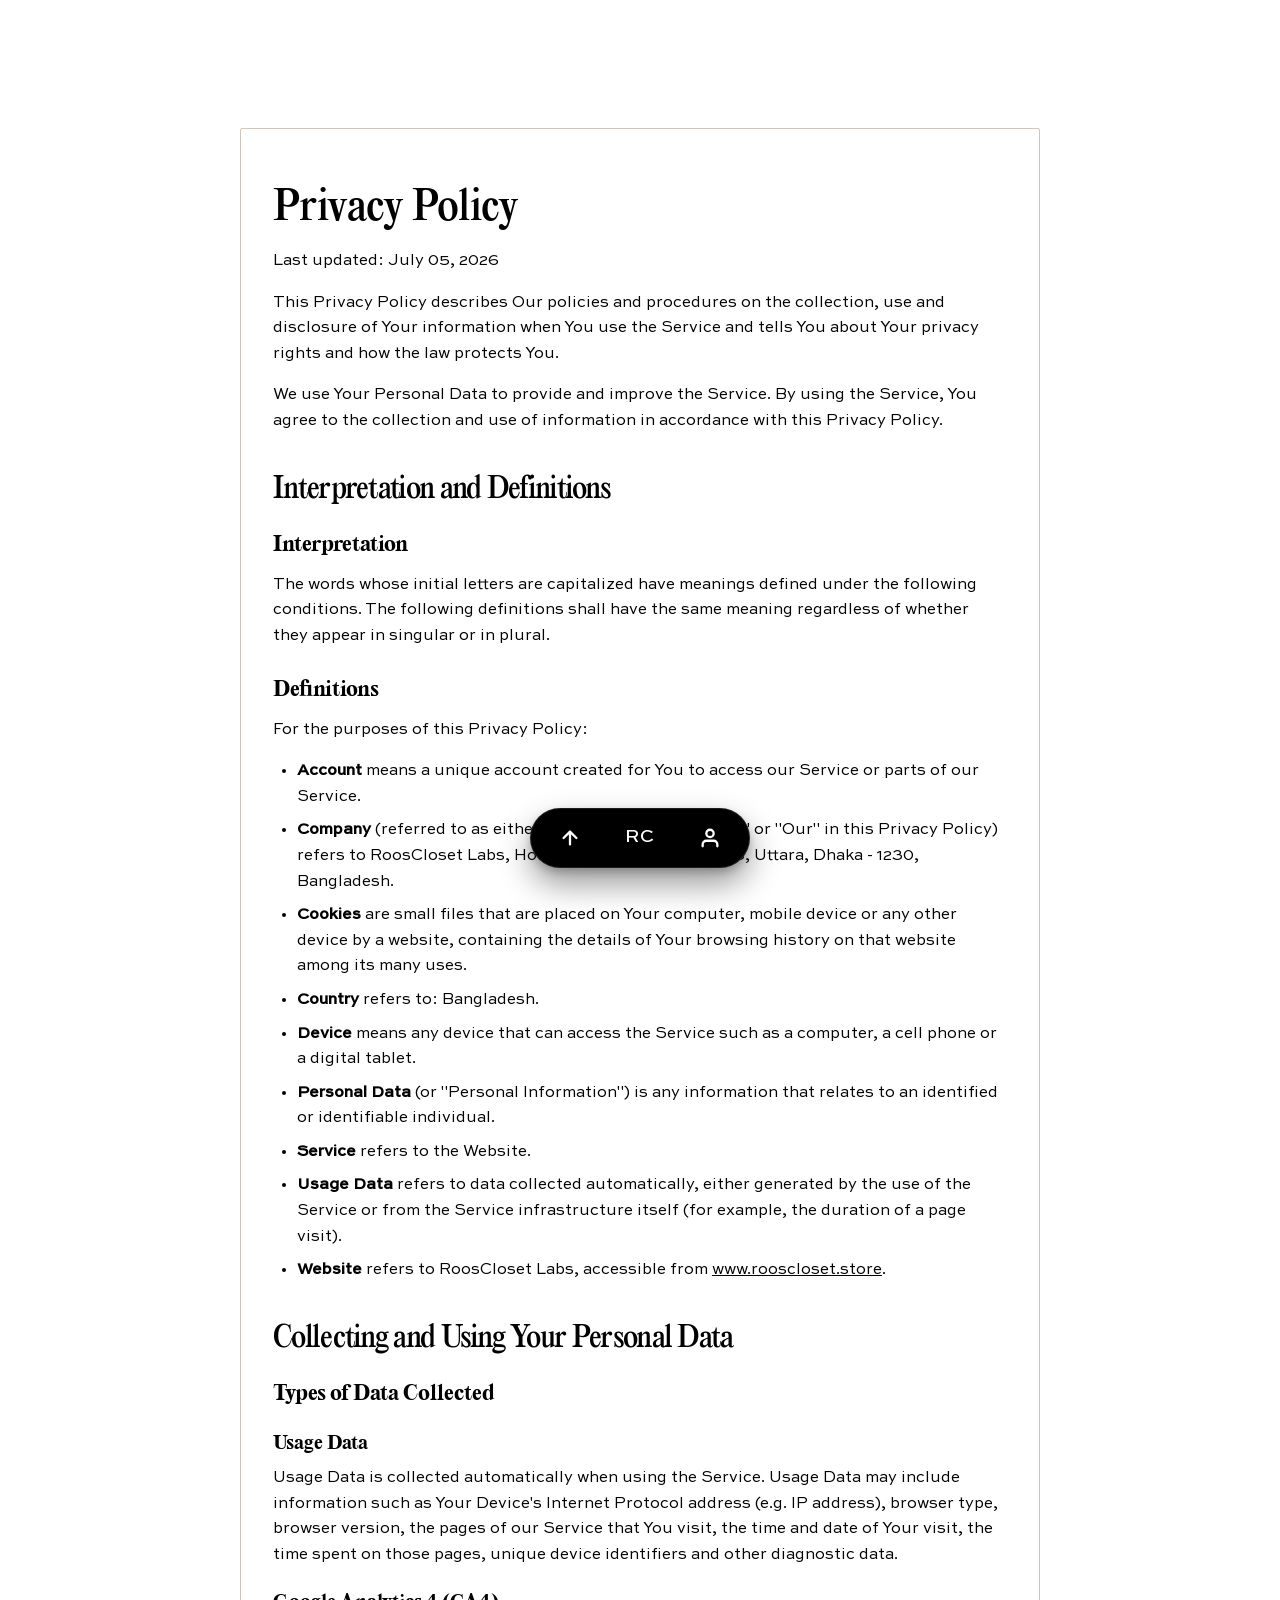
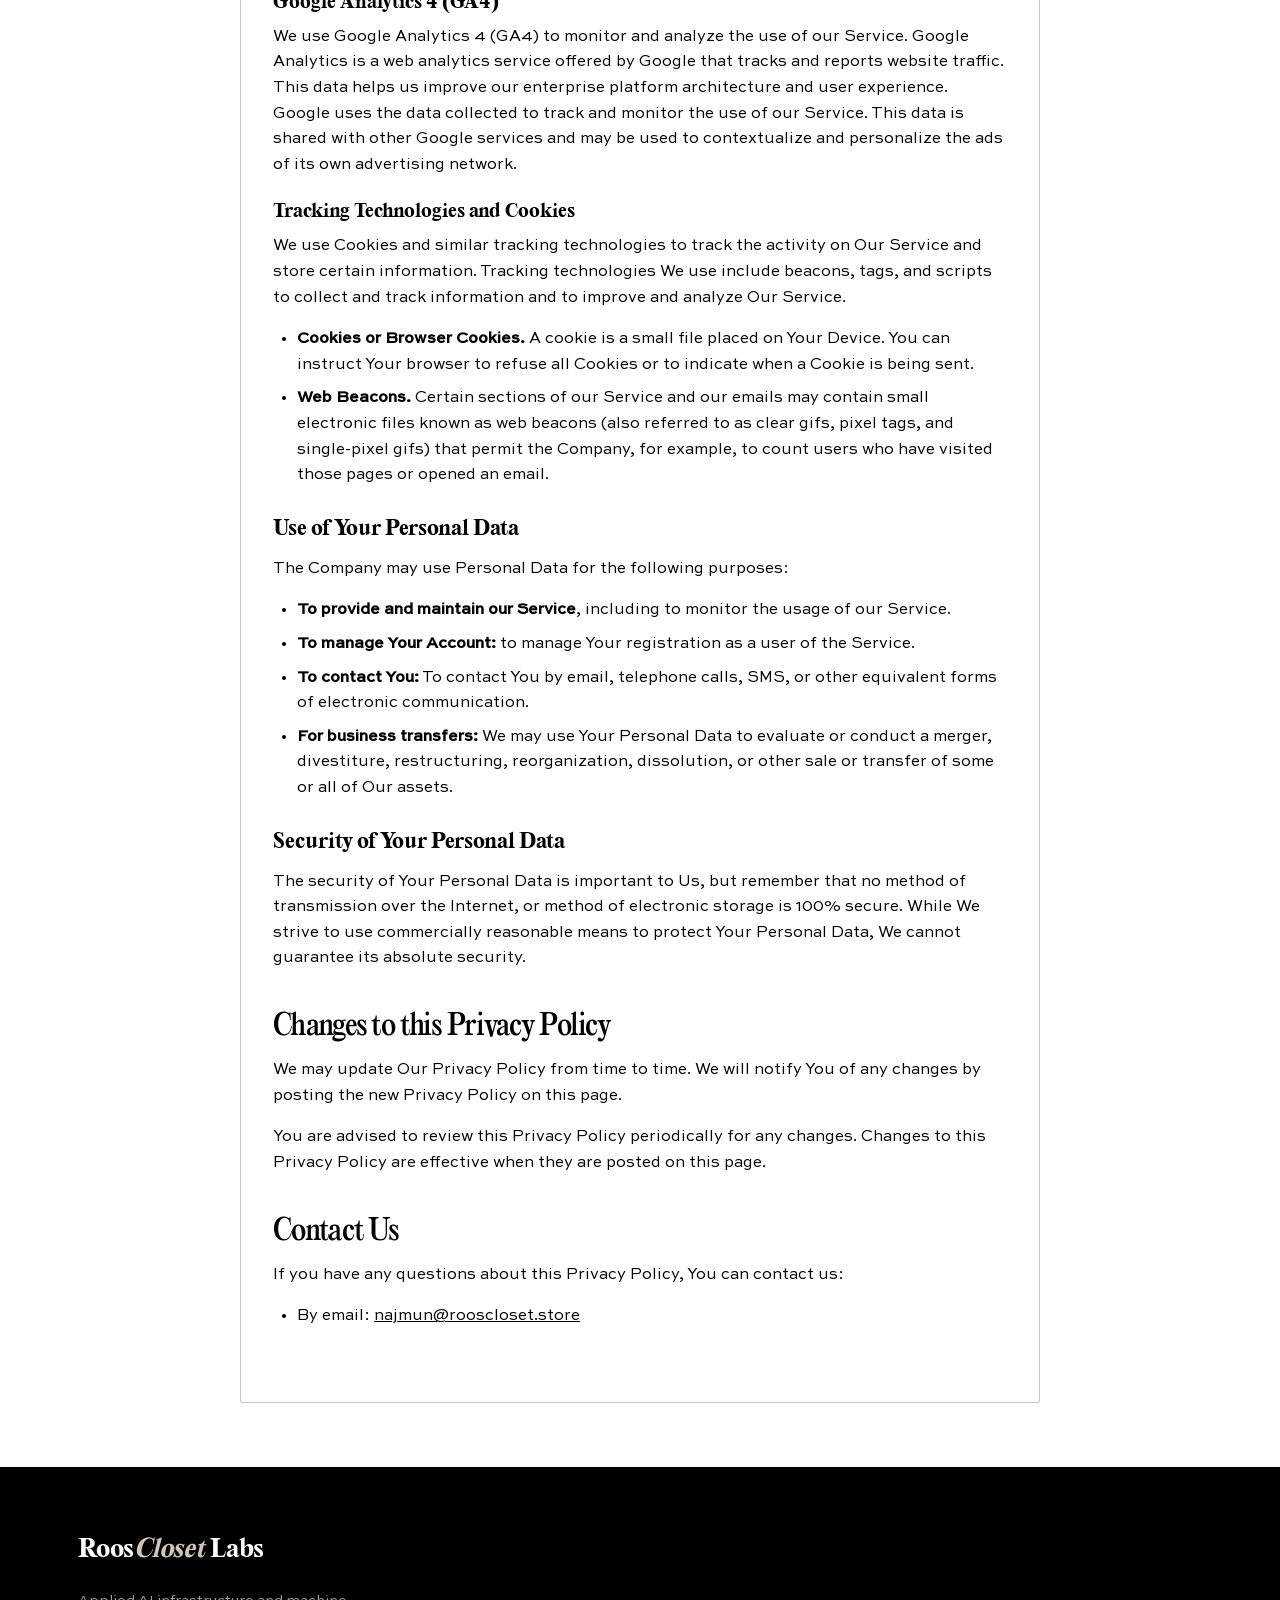
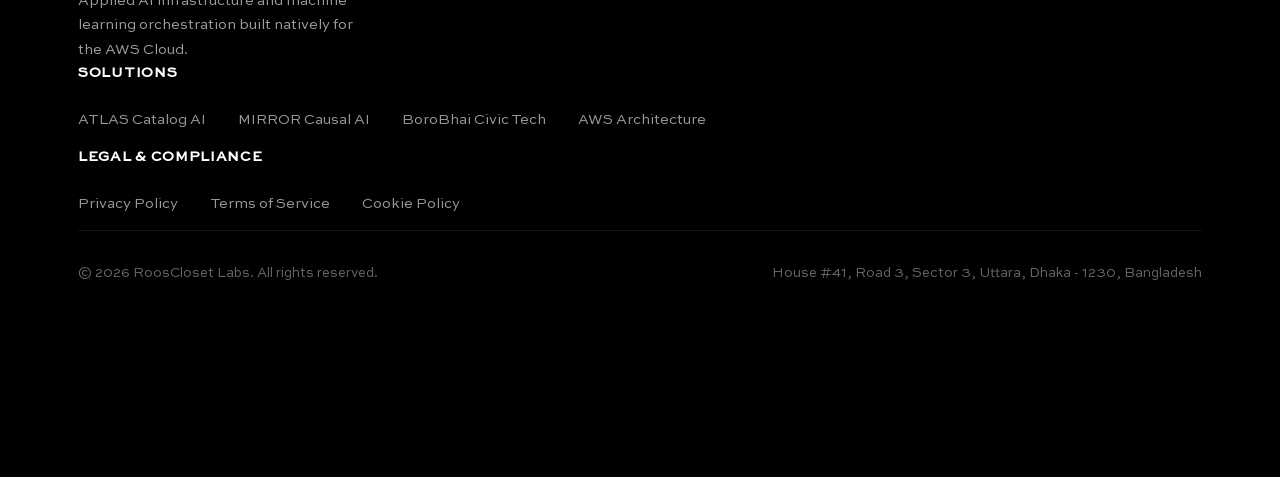
<file: privacy-policy.html>
<!DOCTYPE html>
<html lang="en-US">
<head>
    <meta charset="UTF-8">
    <meta http-equiv="X-UA-Compatible" content="IE=edge">
    <meta name="viewport" content="width=device-width, initial-scale=1.0">

    <title>Privacy Policy | RoosCloset Labs</title>
    <meta name="description" content="Privacy Policy for RoosCloset Labs enterprise AI infrastructure.">

    <!-- FAVICONS & MANIFEST -->
    <link rel="apple-touch-icon" sizes="180x180" href="/apple-touch-icon.png">
    <link rel="icon" type="image/png" sizes="32x32" href="/favicon-32x32.png">
    <link rel="icon" type="image/png" sizes="16x16" href="/favicon-16x16.png">
    <link rel="manifest" href="/site.webmanifest">

    <!-- Schema.org Structured Data -->
    <script type="application/ld+json">
    {
      "@context": "https://schema.org",
      "@type": "Organization",
      "name": "RoosCloset Labs",
      "url": "https://www.rooscloset.store",
      "founder": {
        "@type": "Person",
        "name": "Najmun Nahar Khan",
        "email": "najmun@rooscloset.store"
      },
      "address": {
        "@type": "PostalAddress",
        "streetAddress": "House #41, Road 3, Sector 3, Uttara",
        "addressLocality": "Dhaka",
        "postalCode": "1230",
        "addressCountry": "BD"
      }
    }
    </script>

    <!-- GOOGLE ANALYTICS 4 (GA4) -->
    <script async src="https://www.googletagmanager.com/gtag/js?id=G-0R1S9HVL22"></script>
    <script>
      window.dataLayer = window.dataLayer || [];
      function gtag(){dataLayer.push(arguments);}
      gtag('js', new Date());
      gtag('config', 'G-0R1S9HVL22');
    </script>

    <!-- STYLESHEET -->
    <link rel="stylesheet" href="/style.css">

    <style>
      .nav-wrapper {
        top: auto !important;
        bottom: 2rem !important;
        left: 50% !important;
        right: auto !important;
        transform: translateX(-50%) !important;
        background: rgba(242, 239, 232, 0.85) !important;
        backdrop-filter: blur(20px) saturate(180%) !important;
        -webkit-backdrop-filter: blur(20px) saturate(180%) !important;
        border: 1px solid rgba(11, 22, 40, 0.08) !important;
        border-radius: 100px !important;
        padding: 0.4rem 0.6rem !important;
        box-shadow: 0 20px 40px rgba(11, 22, 40, 0.12), 0 1px 3px rgba(11, 22, 40, 0.05) !important;
        width: max-content !important;
      }
      .nav-brand { font-family: var(--font-display); font-size: 1.1rem; font-weight: 600; color: var(--navy); padding: 0.5rem 1.2rem; flex-shrink: 0; letter-spacing: -0.01em; }
      .nav-links { border-left: 1px solid var(--rule); padding-left: 0.5rem; margin: 0; display: flex; align-items: center; list-style: none; }
      .nav-link { border-radius: 100px; padding: 0.6rem 1rem; transition: background 0.2s ease, color 0.2s ease; font-family: var(--font-sans); font-size: 0.76rem; font-weight: 500; letter-spacing: 0.05em; text-transform: uppercase; color: var(--ink-2); }
      .nav-link:hover { background: rgba(11, 22, 40, 0.05); color: var(--navy); }
      .nav-contact { font-family: var(--font-sans); font-size: 0.76rem; font-weight: 600; letter-spacing: 0.05em; text-transform: uppercase; background: var(--navy); color: var(--parchment); border-radius: 100px; padding: 0.6rem 1.4rem; margin-left: 0.5rem; border: none !important; transition: transform 0.2s ease, background 0.2s ease; }
      .nav-contact:hover { transform: scale(1.03); background: var(--gold); color: var(--navy); }
      
      @media (max-width: 900px) {
        .nav-wrapper { width: 90% !important; justify-content: space-between !important; padding: 0.4rem 0.4rem 0.4rem 1rem !important; }
        .nav-links { display: none !important; }
      }
  
      .reveal { opacity: 0; transform: translateY(30px); transition: opacity 0.8s cubic-bezier(0.2, 0.8, 0.2, 1), transform 0.8s cubic-bezier(0.2, 0.8, 0.2, 1); }
      .reveal.active { opacity: 1; transform: translateY(0); }
    </style>
  
    <noscript>
      <style>
        .reveal { opacity: 1 !important; transform: none !important; }
      </style>
    </noscript>
</head>
<body>

    <main class="legal-content">
        <h1>Privacy Policy</h1>
        <p>Last updated: July 05, 2026</p>
        <p>This Privacy Policy describes Our policies and procedures on the collection, use and disclosure of Your information when You use the Service and tells You about Your privacy rights and how the law protects You.</p>
        <p>We use Your Personal Data to provide and improve the Service. By using the Service, You agree to the collection and use of information in accordance with this Privacy Policy.</p>
        
        <h2>Interpretation and Definitions</h2>
        <h3>Interpretation</h3>
        <p>The words whose initial letters are capitalized have meanings defined under the following conditions. The following definitions shall have the same meaning regardless of whether they appear in singular or in plural.</p>
        
        <h3>Definitions</h3>
        <p>For the purposes of this Privacy Policy:</p>
        <ul>
            <li><strong>Account</strong> means a unique account created for You to access our Service or parts of our Service.</li>
            <li><strong>Company</strong> (referred to as either "the Company", "We", "Us" or "Our" in this Privacy Policy) refers to RoosCloset Labs, House #41, Road 3, Sector 3, Uttara, Dhaka - 1230, Bangladesh.</li>
            <li><strong>Cookies</strong> are small files that are placed on Your computer, mobile device or any other device by a website, containing the details of Your browsing history on that website among its many uses.</li>
            <li><strong>Country</strong> refers to: Bangladesh.</li>
            <li><strong>Device</strong> means any device that can access the Service such as a computer, a cell phone or a digital tablet.</li>
            <li><strong>Personal Data</strong> (or "Personal Information") is any information that relates to an identified or identifiable individual.</li>
            <li><strong>Service</strong> refers to the Website.</li>
            <li><strong>Usage Data</strong> refers to data collected automatically, either generated by the use of the Service or from the Service infrastructure itself (for example, the duration of a page visit).</li>
            <li><strong>Website</strong> refers to RoosCloset Labs, accessible from <a href="https://www.rooscloset.store">www.rooscloset.store</a>.</li>
        </ul>

        <h2>Collecting and Using Your Personal Data</h2>
        <h3>Types of Data Collected</h3>
        <h4>Usage Data</h4>
        <p>Usage Data is collected automatically when using the Service. Usage Data may include information such as Your Device's Internet Protocol address (e.g. IP address), browser type, browser version, the pages of our Service that You visit, the time and date of Your visit, the time spent on those pages, unique device identifiers and other diagnostic data.</p>
        
        <h4>Google Analytics 4 (GA4)</h4>
        <p>We use Google Analytics 4 (GA4) to monitor and analyze the use of our Service. Google Analytics is a web analytics service offered by Google that tracks and reports website traffic. This data helps us improve our enterprise platform architecture and user experience. Google uses the data collected to track and monitor the use of our Service. This data is shared with other Google services and may be used to contextualize and personalize the ads of its own advertising network.</p>

        <h4>Tracking Technologies and Cookies</h4>
        <p>We use Cookies and similar tracking technologies to track the activity on Our Service and store certain information. Tracking technologies We use include beacons, tags, and scripts to collect and track information and to improve and analyze Our Service.</p>
        <ul>
            <li><strong>Cookies or Browser Cookies.</strong> A cookie is a small file placed on Your Device. You can instruct Your browser to refuse all Cookies or to indicate when a Cookie is being sent.</li>
            <li><strong>Web Beacons.</strong> Certain sections of our Service and our emails may contain small electronic files known as web beacons (also referred to as clear gifs, pixel tags, and single-pixel gifs) that permit the Company, for example, to count users who have visited those pages or opened an email.</li>
        </ul>

        <h3>Use of Your Personal Data</h3>
        <p>The Company may use Personal Data for the following purposes:</p>
        <ul>
            <li><strong>To provide and maintain our Service</strong>, including to monitor the usage of our Service.</li>
            <li><strong>To manage Your Account:</strong> to manage Your registration as a user of the Service.</li>
            <li><strong>To contact You:</strong> To contact You by email, telephone calls, SMS, or other equivalent forms of electronic communication.</li>
            <li><strong>For business transfers:</strong> We may use Your Personal Data to evaluate or conduct a merger, divestiture, restructuring, reorganization, dissolution, or other sale or transfer of some or all of Our assets.</li>
        </ul>

        <h3>Security of Your Personal Data</h3>
        <p>The security of Your Personal Data is important to Us, but remember that no method of transmission over the Internet, or method of electronic storage is 100% secure. While We strive to use commercially reasonable means to protect Your Personal Data, We cannot guarantee its absolute security.</p>

        <h2>Changes to this Privacy Policy</h2>
        <p>We may update Our Privacy Policy from time to time. We will notify You of any changes by posting the new Privacy Policy on this page.</p>
        <p>You are advised to review this Privacy Policy periodically for any changes. Changes to this Privacy Policy are effective when they are posted on this page.</p>

        <h2>Contact Us</h2>
        <p>If you have any questions about this Privacy Policy, You can contact us:</p>
        <ul>
            <li>By email: <a href="mailto:najmun@rooscloset.store?subject=Privacy%20Policy%20Inquiry">najmun@rooscloset.store</a></li>
        </ul>
    </main>

    <footer class="footer">
        <div class="container">
          <div class="footer-grid">
            <div>
              <a href="/" style="font-family: var(--font-display); font-size: 1.5rem; font-weight: 600; color: var(--parchment);">Roos<em style="color: var(--gold); font-style: italic;">Closet</em> Labs</a>
              <p style="color: rgba(242, 239, 232, 0.65); font-size: 0.9rem; margin-top: 1.2rem; max-width: 300px; line-height: 1.7;">Applied AI infrastructure and machine learning orchestration built natively for the AWS Cloud.</p>
            </div>
            <div>
              <h4 class="footer-heading">Solutions</h4>
              <ul class="footer-links">
                <li><a href="/#atlas">ATLAS Catalog AI</a></li>
                <li><a href="/#mirror">MIRROR Causal AI</a></li>
                <li><a href="/#borobhai">BoroBhai Civic Tech</a></li>
                <li><a href="/#architecture">AWS Architecture</a></li>
              </ul>
            </div>
            <div>
              <h4 class="footer-heading">Legal & Compliance</h4>
              <ul class="footer-links">
                <li><a href="/privacy-policy.html">Privacy Policy</a></li>
                <li><a href="/terms-of-service.html">Terms of Service</a></li>
                <li><a href="/cookie-policy.html">Cookie Policy</a></li>
              </ul>
            </div>
          </div>
          <div class="footer-bottom" style="padding-bottom: 4rem;">
            <span>&copy; 2026 RoosCloset Labs. All rights reserved.</span>
            <span>House #41, Road 3, Sector 3, Uttara, Dhaka - 1230, Bangladesh</span>
          </div>
        </div>
    </footer>
    
    <nav class="nav-wrapper" role="navigation" aria-label="Main navigation">
        <div class="nav-brand" aria-label="RoosCloset">Roos<em>Closet</em></div>
        <ul class="nav-links">
          <li><a href="/#atlas" class="nav-link">Atlas</a></li>
          <li><a href="/#mirror" class="nav-link">Mirror</a></li>
          <li><a href="/#borobhai" class="nav-link">BoroBhai</a></li>
          <li><a href="/#founder" class="nav-link">Founder</a></li>
        </ul>
        <a href="mailto:najmun@rooscloset.store?subject=Enterprise%20AI%20Inquiry" class="nav-contact">Contact</a>
    </nav>
      
    <script src="/main.js"></script>
</body>
</html>
</file>
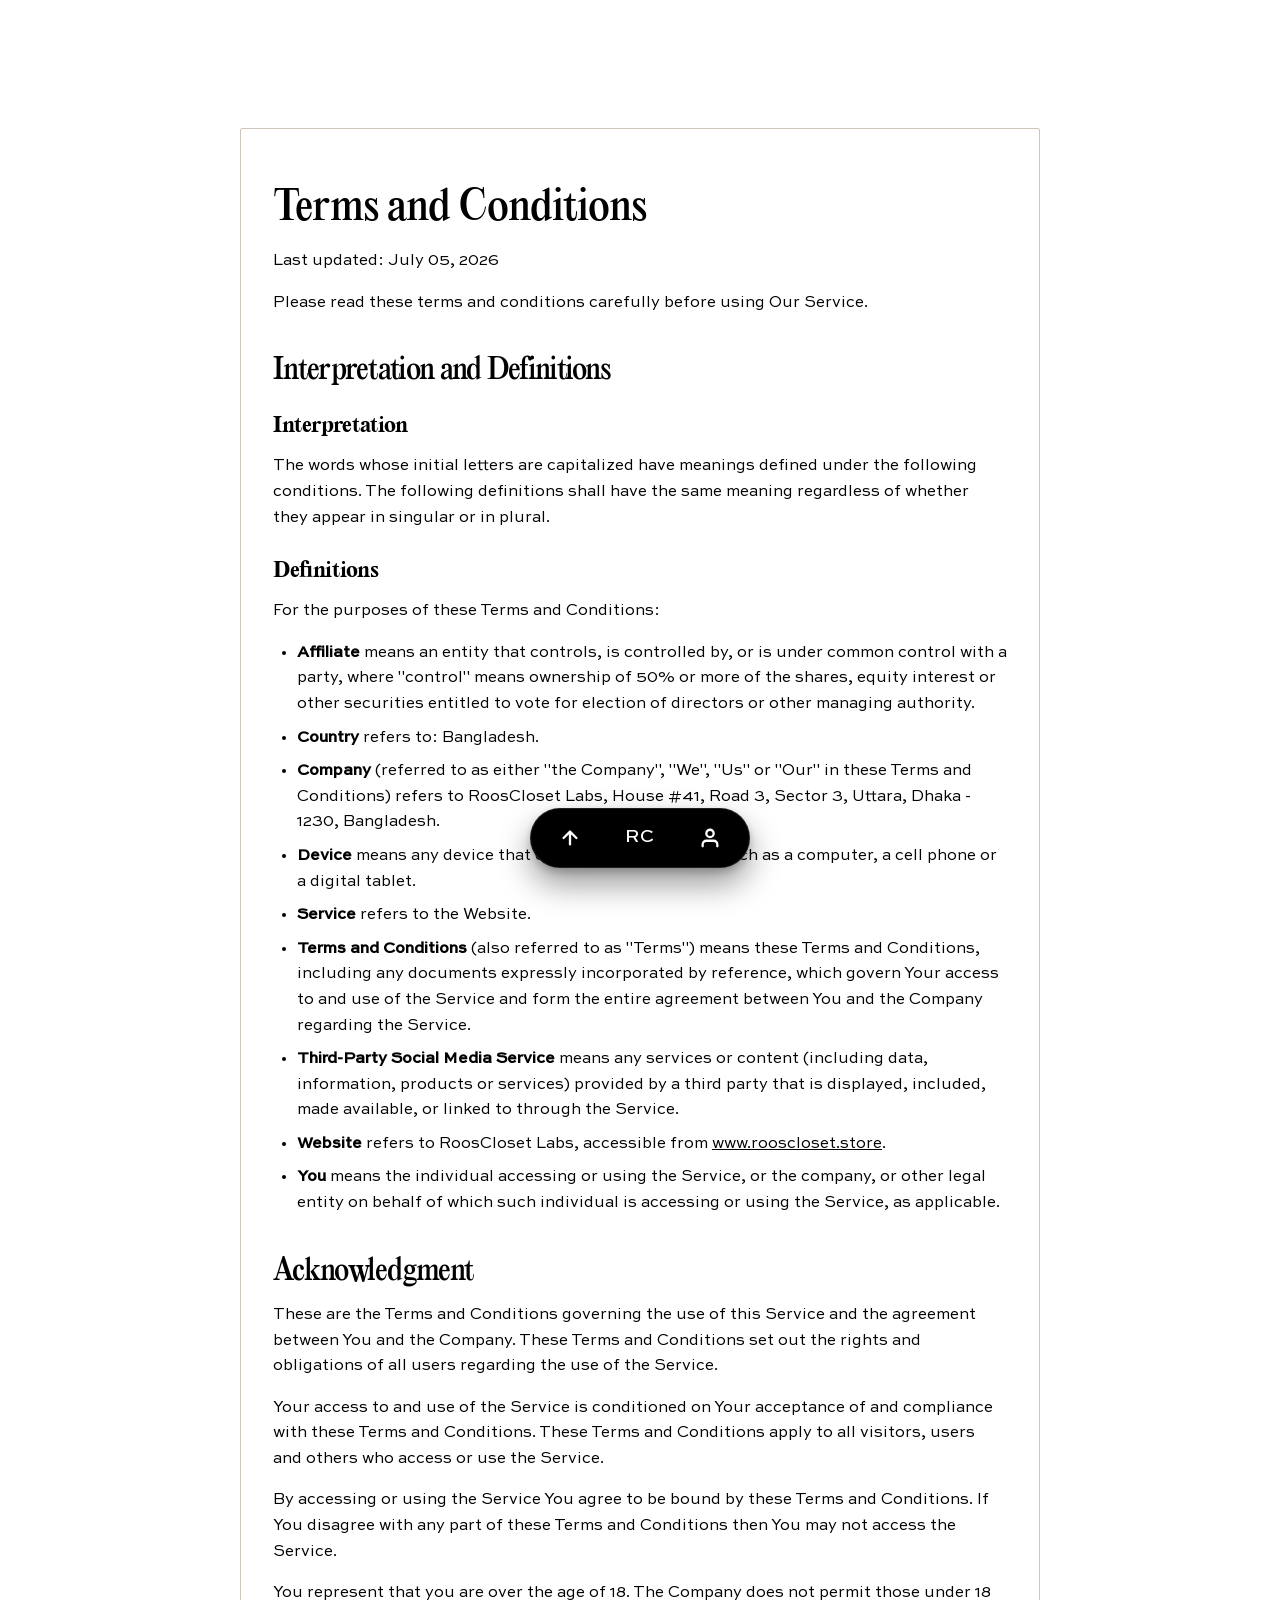
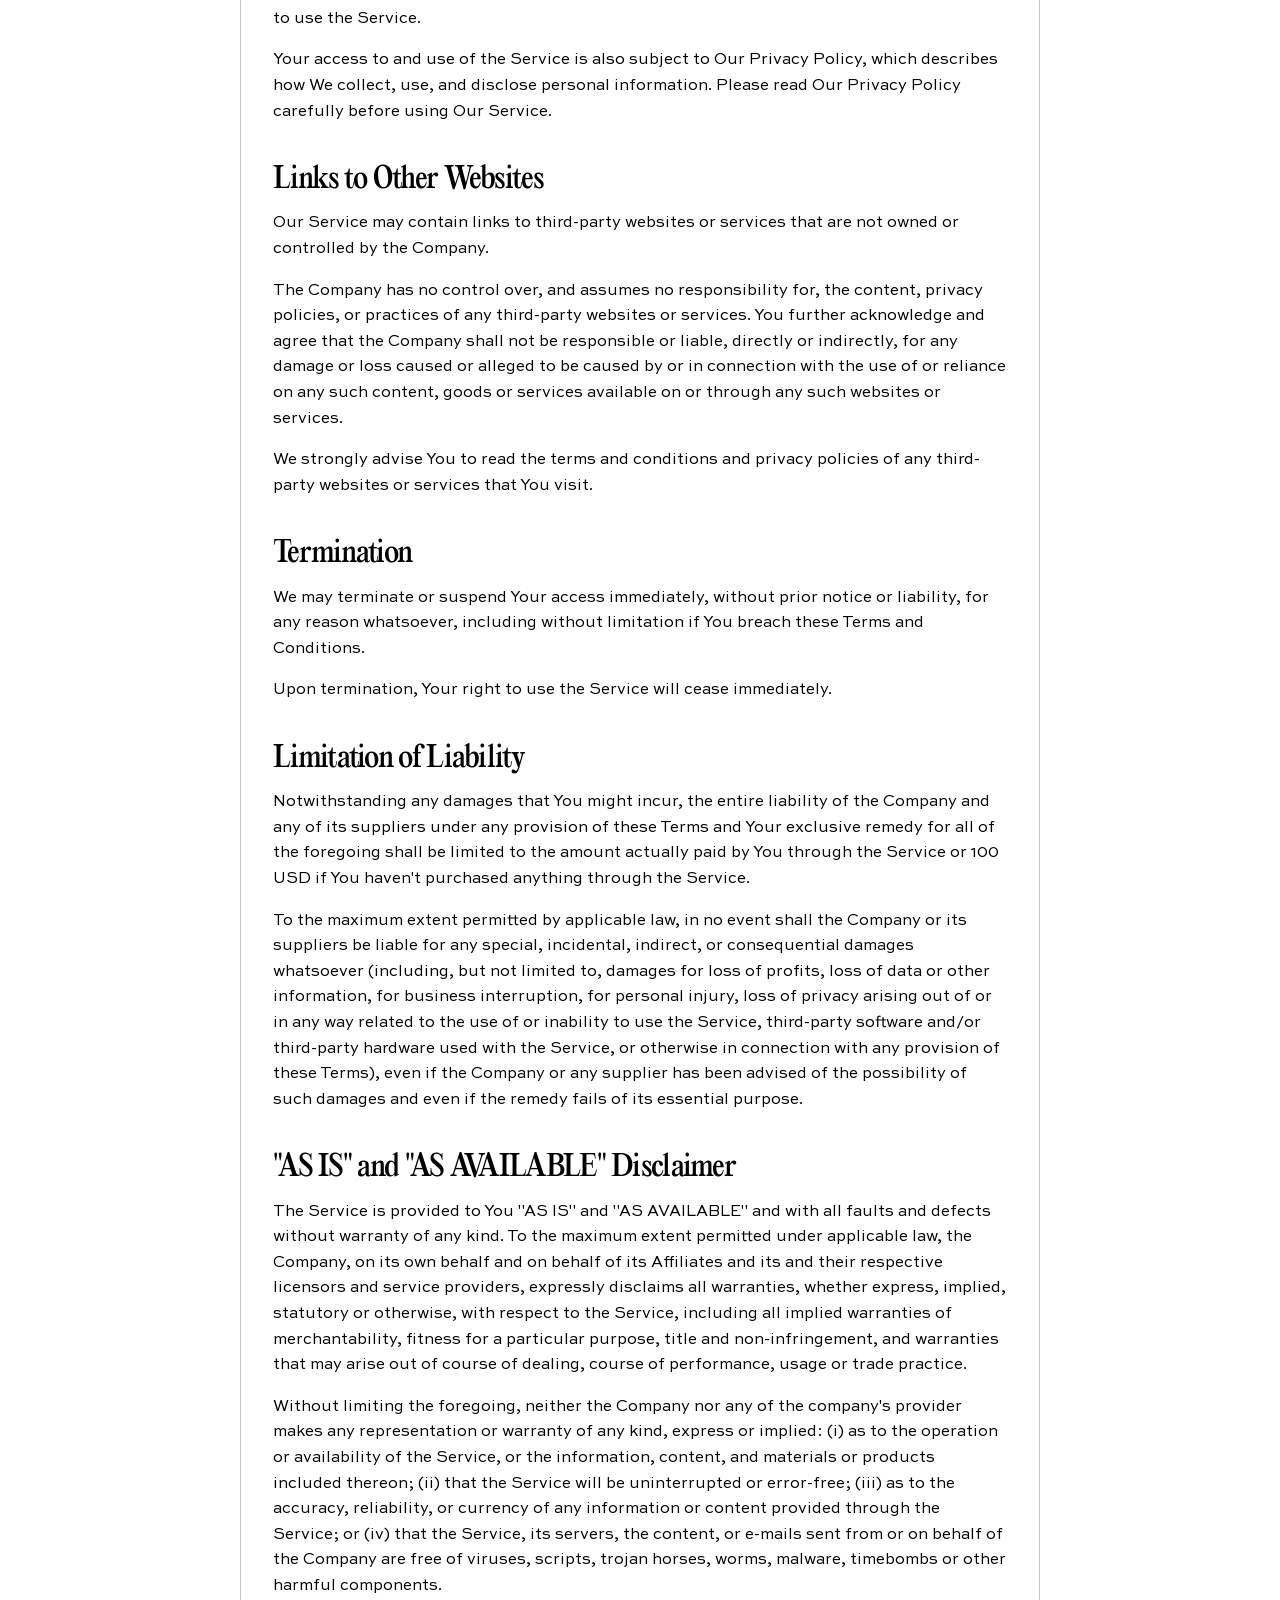
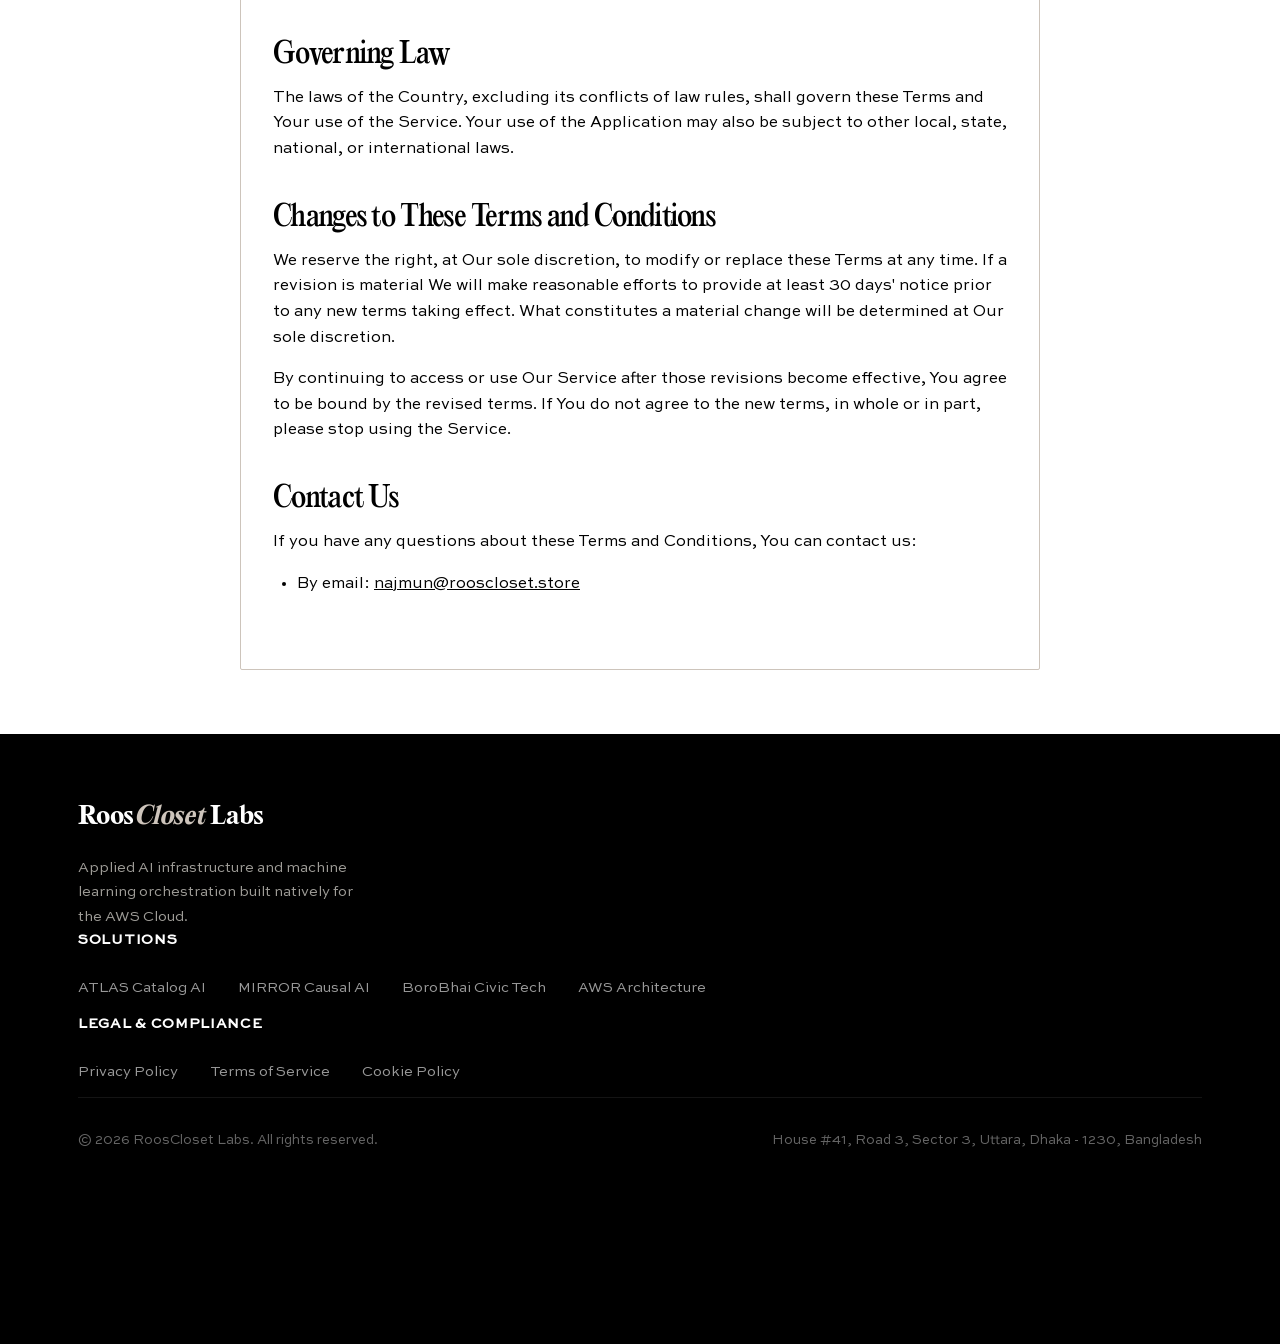
<file: terms-of-service.html>
<!DOCTYPE html>
<html lang="en-US">
<head>
    <meta charset="UTF-8">
    <meta http-equiv="X-UA-Compatible" content="IE=edge">
    <meta name="viewport" content="width=device-width, initial-scale=1.0">

    <title>Terms of Service | RoosCloset Labs</title>
    <meta name="description" content="Terms of Service for RoosCloset Labs enterprise AI infrastructure.">

    <!-- FAVICONS & MANIFEST -->
    <link rel="apple-touch-icon" sizes="180x180" href="/apple-touch-icon.png">
    <link rel="icon" type="image/png" sizes="32x32" href="/favicon-32x32.png">
    <link rel="icon" type="image/png" sizes="16x16" href="/favicon-16x16.png">
    <link rel="manifest" href="/site.webmanifest">

    <!-- Schema.org Structured Data -->
    <script type="application/ld+json">
    {
      "@context": "https://schema.org",
      "@type": "Organization",
      "name": "RoosCloset Labs",
      "url": "https://www.rooscloset.store",
      "founder": {
        "@type": "Person",
        "name": "Najmun Nahar Khan",
        "email": "najmun@rooscloset.store"
      },
      "address": {
        "@type": "PostalAddress",
        "streetAddress": "House #41, Road 3, Sector 3, Uttara",
        "addressLocality": "Dhaka",
        "postalCode": "1230",
        "addressCountry": "BD"
      }
    }
    </script>

    <!-- GOOGLE ANALYTICS 4 (GA4) -->
    <script async src="https://www.googletagmanager.com/gtag/js?id=G-0R1S9HVL22"></script>
    <script>
      window.dataLayer = window.dataLayer || [];
      function gtag(){dataLayer.push(arguments);}
      gtag('js', new Date());
      gtag('config', 'G-0R1S9HVL22');
    </script>

    <!-- STYLESHEET -->
    <link rel="stylesheet" href="/style.css">

    <style>
      .nav-wrapper {
        top: auto !important;
        bottom: 2rem !important;
        left: 50% !important;
        right: auto !important;
        transform: translateX(-50%) !important;
        background: rgba(242, 239, 232, 0.85) !important;
        backdrop-filter: blur(20px) saturate(180%) !important;
        -webkit-backdrop-filter: blur(20px) saturate(180%) !important;
        border: 1px solid rgba(11, 22, 40, 0.08) !important;
        border-radius: 100px !important;
        padding: 0.4rem 0.6rem !important;
        box-shadow: 0 20px 40px rgba(11, 22, 40, 0.12), 0 1px 3px rgba(11, 22, 40, 0.05) !important;
        width: max-content !important;
      }
      .nav-brand { font-family: var(--font-display); font-size: 1.1rem; font-weight: 600; color: var(--navy); padding: 0.5rem 1.2rem; flex-shrink: 0; letter-spacing: -0.01em; }
      .nav-links { border-left: 1px solid var(--rule); padding-left: 0.5rem; margin: 0; display: flex; align-items: center; list-style: none; }
      .nav-link { border-radius: 100px; padding: 0.6rem 1rem; transition: background 0.2s ease, color 0.2s ease; font-family: var(--font-sans); font-size: 0.76rem; font-weight: 500; letter-spacing: 0.05em; text-transform: uppercase; color: var(--ink-2); }
      .nav-link:hover { background: rgba(11, 22, 40, 0.05); color: var(--navy); }
      .nav-contact { font-family: var(--font-sans); font-size: 0.76rem; font-weight: 600; letter-spacing: 0.05em; text-transform: uppercase; background: var(--navy); color: var(--parchment); border-radius: 100px; padding: 0.6rem 1.4rem; margin-left: 0.5rem; border: none !important; transition: transform 0.2s ease, background 0.2s ease; }
      .nav-contact:hover { transform: scale(1.03); background: var(--gold); color: var(--navy); }
      
      @media (max-width: 900px) {
        .nav-wrapper { width: 90% !important; justify-content: space-between !important; padding: 0.4rem 0.4rem 0.4rem 1rem !important; }
        .nav-links { display: none !important; }
      }
  
      .reveal { opacity: 0; transform: translateY(30px); transition: opacity 0.8s cubic-bezier(0.2, 0.8, 0.2, 1), transform 0.8s cubic-bezier(0.2, 0.8, 0.2, 1); }
      .reveal.active { opacity: 1; transform: translateY(0); }
    </style>
  
    <noscript>
      <style>
        .reveal { opacity: 1 !important; transform: none !important; }
      </style>
    </noscript>
</head>
<body>

    <main class="legal-content">
        <h1>Terms and Conditions</h1>
        <p>Last updated: July 05, 2026</p>
        <p>Please read these terms and conditions carefully before using Our Service.</p>
        
        <h2>Interpretation and Definitions</h2>
        <h3>Interpretation</h3>
        <p>The words whose initial letters are capitalized have meanings defined under the following conditions. The following definitions shall have the same meaning regardless of whether they appear in singular or in plural.</p>
        
        <h3>Definitions</h3>
        <p>For the purposes of these Terms and Conditions:</p>
        <ul>
            <li><strong>Affiliate</strong> means an entity that controls, is controlled by, or is under common control with a party, where "control" means ownership of 50% or more of the shares, equity interest or other securities entitled to vote for election of directors or other managing authority.</li>
            <li><strong>Country</strong> refers to: Bangladesh.</li>
            <li><strong>Company</strong> (referred to as either "the Company", "We", "Us" or "Our" in these Terms and Conditions) refers to RoosCloset Labs, House #41, Road 3, Sector 3, Uttara, Dhaka - 1230, Bangladesh.</li>
            <li><strong>Device</strong> means any device that can access the Service such as a computer, a cell phone or a digital tablet.</li>
            <li><strong>Service</strong> refers to the Website.</li>
            <li><strong>Terms and Conditions</strong> (also referred to as "Terms") means these Terms and Conditions, including any documents expressly incorporated by reference, which govern Your access to and use of the Service and form the entire agreement between You and the Company regarding the Service.</li>
            <li><strong>Third-Party Social Media Service</strong> means any services or content (including data, information, products or services) provided by a third party that is displayed, included, made available, or linked to through the Service.</li>
            <li><strong>Website</strong> refers to RoosCloset Labs, accessible from <a href="https://www.rooscloset.store">www.rooscloset.store</a>.</li>
            <li><strong>You</strong> means the individual accessing or using the Service, or the company, or other legal entity on behalf of which such individual is accessing or using the Service, as applicable.</li>
        </ul>

        <h2>Acknowledgment</h2>
        <p>These are the Terms and Conditions governing the use of this Service and the agreement between You and the Company. These Terms and Conditions set out the rights and obligations of all users regarding the use of the Service.</p>
        <p>Your access to and use of the Service is conditioned on Your acceptance of and compliance with these Terms and Conditions. These Terms and Conditions apply to all visitors, users and others who access or use the Service.</p>
        <p>By accessing or using the Service You agree to be bound by these Terms and Conditions. If You disagree with any part of these Terms and Conditions then You may not access the Service.</p>
        <p>You represent that you are over the age of 18. The Company does not permit those under 18 to use the Service.</p>
        <p>Your access to and use of the Service is also subject to Our Privacy Policy, which describes how We collect, use, and disclose personal information. Please read Our Privacy Policy carefully before using Our Service.</p>

        <h2>Links to Other Websites</h2>
        <p>Our Service may contain links to third-party websites or services that are not owned or controlled by the Company.</p>
        <p>The Company has no control over, and assumes no responsibility for, the content, privacy policies, or practices of any third-party websites or services. You further acknowledge and agree that the Company shall not be responsible or liable, directly or indirectly, for any damage or loss caused or alleged to be caused by or in connection with the use of or reliance on any such content, goods or services available on or through any such websites or services.</p>
        <p>We strongly advise You to read the terms and conditions and privacy policies of any third-party websites or services that You visit.</p>

        <h2>Termination</h2>
        <p>We may terminate or suspend Your access immediately, without prior notice or liability, for any reason whatsoever, including without limitation if You breach these Terms and Conditions.</p>
        <p>Upon termination, Your right to use the Service will cease immediately.</p>

        <h2>Limitation of Liability</h2>
        <p>Notwithstanding any damages that You might incur, the entire liability of the Company and any of its suppliers under any provision of these Terms and Your exclusive remedy for all of the foregoing shall be limited to the amount actually paid by You through the Service or 100 USD if You haven't purchased anything through the Service.</p>
        <p>To the maximum extent permitted by applicable law, in no event shall the Company or its suppliers be liable for any special, incidental, indirect, or consequential damages whatsoever (including, but not limited to, damages for loss of profits, loss of data or other information, for business interruption, for personal injury, loss of privacy arising out of or in any way related to the use of or inability to use the Service, third-party software and/or third-party hardware used with the Service, or otherwise in connection with any provision of these Terms), even if the Company or any supplier has been advised of the possibility of such damages and even if the remedy fails of its essential purpose.</p>

        <h2>"AS IS" and "AS AVAILABLE" Disclaimer</h2>
        <p>The Service is provided to You "AS IS" and "AS AVAILABLE" and with all faults and defects without warranty of any kind. To the maximum extent permitted under applicable law, the Company, on its own behalf and on behalf of its Affiliates and its and their respective licensors and service providers, expressly disclaims all warranties, whether express, implied, statutory or otherwise, with respect to the Service, including all implied warranties of merchantability, fitness for a particular purpose, title and non-infringement, and warranties that may arise out of course of dealing, course of performance, usage or trade practice.</p>
        <p>Without limiting the foregoing, neither the Company nor any of the company's provider makes any representation or warranty of any kind, express or implied: (i) as to the operation or availability of the Service, or the information, content, and materials or products included thereon; (ii) that the Service will be uninterrupted or error-free; (iii) as to the accuracy, reliability, or currency of any information or content provided through the Service; or (iv) that the Service, its servers, the content, or e-mails sent from or on behalf of the Company are free of viruses, scripts, trojan horses, worms, malware, timebombs or other harmful components.</p>

        <h2>Governing Law</h2>
        <p>The laws of the Country, excluding its conflicts of law rules, shall govern these Terms and Your use of the Service. Your use of the Application may also be subject to other local, state, national, or international laws.</p>

        <h2>Changes to These Terms and Conditions</h2>
        <p>We reserve the right, at Our sole discretion, to modify or replace these Terms at any time. If a revision is material We will make reasonable efforts to provide at least 30 days' notice prior to any new terms taking effect. What constitutes a material change will be determined at Our sole discretion.</p>
        <p>By continuing to access or use Our Service after those revisions become effective, You agree to be bound by the revised terms. If You do not agree to the new terms, in whole or in part, please stop using the Service.</p>

        <h2>Contact Us</h2>
        <p>If you have any questions about these Terms and Conditions, You can contact us:</p>
        <ul>
            <li>By email: <a href="mailto:najmun@rooscloset.store?subject=Terms%20of%20Service%20Inquiry">najmun@rooscloset.store</a></li>
        </ul>
    </main>

    <footer class="footer">
        <div class="container">
          <div class="footer-grid">
            <div>
              <a href="/" style="font-family: var(--font-display); font-size: 1.5rem; font-weight: 600; color: var(--parchment);">Roos<em style="color: var(--gold); font-style: italic;">Closet</em> Labs</a>
              <p style="color: rgba(242, 239, 232, 0.65); font-size: 0.9rem; margin-top: 1.2rem; max-width: 300px; line-height: 1.7;">Applied AI infrastructure and machine learning orchestration built natively for the AWS Cloud.</p>
            </div>
            <div>
              <h4 class="footer-heading">Solutions</h4>
              <ul class="footer-links">
                <li><a href="/#atlas">ATLAS Catalog AI</a></li>
                <li><a href="/#mirror">MIRROR Causal AI</a></li>
                <li><a href="/#borobhai">BoroBhai Civic Tech</a></li>
                <li><a href="/#architecture">AWS Architecture</a></li>
              </ul>
            </div>
            <div>
              <h4 class="footer-heading">Legal & Compliance</h4>
              <ul class="footer-links">
                <li><a href="/privacy-policy.html">Privacy Policy</a></li>
                <li><a href="/terms-of-service.html">Terms of Service</a></li>
                <li><a href="/cookie-policy.html">Cookie Policy</a></li>
              </ul>
            </div>
          </div>
          <div class="footer-bottom" style="padding-bottom: 4rem;">
            <span>&copy; 2026 RoosCloset Labs. All rights reserved.</span>
            <span>House #41, Road 3, Sector 3, Uttara, Dhaka - 1230, Bangladesh</span>
          </div>
        </div>
    </footer>
    
    <nav class="nav-wrapper" role="navigation" aria-label="Main navigation">
        <div class="nav-brand" aria-label="RoosCloset">Roos<em>Closet</em></div>
        <ul class="nav-links">
          <li><a href="/#atlas" class="nav-link">Atlas</a></li>
          <li><a href="/#mirror" class="nav-link">Mirror</a></li>
          <li><a href="/#borobhai" class="nav-link">BoroBhai</a></li>
          <li><a href="/#founder" class="nav-link">Founder</a></li>
        </ul>
        <a href="mailto:najmun@rooscloset.store?subject=Enterprise%20AI%20Inquiry" class="nav-contact">Contact</a>
    </nav>
      
    <script src="/main.js"></script>
</body>
</html>
</file>
<file: style.css>
/* ============================================================
   ROOSCLOSET LABS — style.css
   ============================================================ */

/* ============================================================
   1. TYPOGRAPHY (CUSTOM FONTS)
   ============================================================ */
@font-face { font-family: "Sweet Sans Pro"; src: url("/fonts/SweetSansPro-Regular.woff2") format("woff2"); font-weight: 400; font-style: normal; font-display: swap; }
@font-face { font-family: "Sweet Sans Pro"; src: url("/fonts/SweetSansPro-Medium.woff2") format("woff2"); font-weight: 500; font-style: normal; font-display: swap; }
@font-face { font-family: "Sweet Sans Pro"; src: url("/fonts/SweetSansPro-ThinItalic.woff2") format("woff2"); font-weight: 300; font-style: italic; font-display: swap; }

@font-face { font-family: "Editorial New"; src: url("/fonts/EditorialNew-Light.woff2") format("woff2"); font-weight: 300; font-style: normal; font-display: swap; }
@font-face { font-family: "Editorial New"; src: url("/fonts/EditorialNew-Regular.woff2") format("woff2"); font-weight: 400; font-style: normal; font-display: swap; }
@font-face { font-family: "Editorial New"; src: url("/fonts/EditorialNew-Medium.woff2") format("woff2"); font-weight: 500; font-style: normal; font-display: swap; }
@font-face { font-family: "Editorial New"; src: url("/fonts/EditorialNew-Bold.woff2") format("woff2"); font-weight: 700; font-style: normal; font-display: swap; }

/* ============================================================
   /* ============================================================
   2. DESIGN TOKENS (STRICT 4-COLOR PALETTE)
   ============================================================ */
:root {
  /* The Mural Palette */
  --pure-white: #FFFFFF;
  --warm-off-white: #E8E4E0;
  --light-mushroom: #CDC4BB;
  --pure-black: #000000;

  /* Foundation & Legacy Mapping */
  --parchment: var(--pure-white); 
  --parchment-alt: var(--warm-off-white); 
  
  --navy: var(--pure-black); 
  --navy-mid: var(--pure-black); 
  --ink: var(--pure-black);
  --ink-2: var(--pure-black);
  --ink-muted: var(--light-mushroom);
  
  /* Neutralized Accents */
  --gold: var(--light-mushroom);
  --gold-pale: var(--warm-off-white);
  --forest: var(--pure-black);
  --forest-mid: var(--pure-black);
  --forest-pale: var(--warm-off-white);
  
  /* UI Elements */
  --rule: var(--light-mushroom);
  --rule-mid: var(--light-mushroom);
  
  /* Typography */
  --font-sans: "Sweet Sans Pro", -apple-system, BlinkMacSystemFont, "Inter", sans-serif;
  --font-display: "Editorial New", "Playfair Display", serif;
  --font-mono: "IBM Plex Mono", "Space Mono", monospace;
  --font-logo: "Bytesized", sans-serif;
}

/* ============================================================
   3. RESET & BASE
   ============================================================ */
*, *::before, *::after { margin: 0; padding: 0; box-sizing: border-box; }
html { -webkit-text-size-adjust: 100%; }
body {
  font-family: var(--font-sans); background: var(--parchment); color: var(--ink); line-height: 1.6; overflow-x: hidden;
  -webkit-font-smoothing: antialiased; -moz-osx-font-smoothing: grayscale;
}
a { color: inherit; text-decoration: none; }
img { display: block; max-width: 100%; }

/* ============================================================
   4. SCROLL REVEAL UTILITIES
   ============================================================ */
.reveal { opacity: 0; transform: translateY(30px); transition: opacity 0.8s cubic-bezier(0.2, 0.8, 0.2, 1), transform 0.8s cubic-bezier(0.2, 0.8, 0.2, 1); }
.reveal.active { opacity: 1; transform: translateY(0); }
.delay-1 { transition-delay: 0.1s; }
.delay-2 { transition-delay: 0.2s; }
.delay-3 { transition-delay: 0.3s; }

/* ============================================================
   5. PINTEREST-STYLE BLACK ISLAND NAVIGATION
   ============================================================ */
/* Overriding the inline HTML styles completely */
body nav.nav-wrapper {
  position: fixed !important;
  z-index: 1000 !important;
  display: flex !important;
  align-items: center !important;
  justify-content: space-between !important;
  
  /* Sizing and Positioning */
  bottom: 2rem !important;
  left: 50% !important;
  transform: translateX(-50%) !important;
  width: 220px !important; 
  height: 60px !important;
  
  /* Pure Black Aesthetic */
  background: #000000 !important; 
  border: 1px solid rgba(255, 255, 255, 0.12) !important;
  box-shadow: 0 16px 32px rgba(0, 0, 0, 0.4), 0 4px 8px rgba(0, 0, 0, 0.2) !important;
  border-radius: 100px !important;
  padding: 0 1.2rem !important;
}

/* Hide the old HTML elements completely */
body .nav-brand, body .nav-links, body .nav-contact, body .nav-to-top {
  display: none !important;
}

/* New Pinterest Icons Injected via JS */
.pin-nav-btn {
  display: flex;
  align-items: center;
  justify-content: center;
  width: 40px;
  height: 40px;
  border-radius: 50%;
  color: #FFFFFF;
  cursor: pointer;
  transition: background 0.2s ease, color 0.2s ease;
}
.pin-nav-btn:hover { background: rgba(255, 255, 255, 0.15); color: var(--gold); }
.pin-nav-btn svg { width: 22px; height: 22px; stroke: currentColor; fill: none; }

.pin-nav-center {
  color: #FFFFFF;
  font-family: var(--font-sans);
  font-weight: 500;
  font-size: 1.15rem;
  letter-spacing: 0.05em;
  cursor: pointer;
  transition: color 0.2s ease, transform 0.2s ease;
}
.pin-nav-center:hover { color: var(--gold); transform: scale(1.05); }

/* ============================================================
   6. GLOBAL LAYOUT & TYPOGRAPHY
   ============================================================ */
.container { max-width: 1220px; margin: 0 auto; padding: 0 3rem; }
section { padding: 8rem 0; }
.eyebrow { font-family: var(--font-mono); font-size: 0.68rem; letter-spacing: 0.14em; text-transform: uppercase; color: var(--forest); display: flex; align-items: center; gap: 0.8rem; margin-bottom: 1.8rem; }
.eyebrow::before { content: ''; width: 28px; height: 1px; background: var(--forest); }
.eyebrow-dark { color: var(--gold); }
.eyebrow-dark::before { background: var(--gold); }
h2 { font-family: var(--font-display); font-size: clamp(2.4rem, 5vw, 3.8rem); font-weight: 400; line-height: 1.08; letter-spacing: -0.025em; color: var(--navy); margin-bottom: 1.5rem; }
h2 em { font-style: italic; color: var(--forest); }
.lead { font-size: 1.1rem; font-weight: 300; color: var(--ink-2); line-height: 1.8; max-width: 620px; }
.rule { width: 100%; height: 1px; background: var(--rule); }

/* ============================================================
   7. SECTIONS
   ============================================================ */
.hero { padding: 14rem 0 10rem; background: var(--navy); position: relative; overflow: hidden; color: var(--parchment); }
.hero-grid { position: absolute; inset: 0; background-image: linear-gradient(rgba(201, 169, 110, 0.06) 1px, transparent 1px), linear-gradient(90deg, rgba(201, 169, 110, 0.06) 1px, transparent 1px); background-size: 60px 60px; pointer-events: none; }
.hero-content { position: relative; z-index: 1; }
.hero-eyebrow { font-family: var(--font-mono); font-size: 0.72rem; letter-spacing: 0.14em; text-transform: uppercase; color: var(--gold); margin-bottom: 2.2rem; display: flex; align-items: center; gap: 1rem; }
.hero-eyebrow::before { content: ''; display: inline-block; width: 32px; height: 1px; background: var(--gold); opacity: 0.6; }
.hero h1 { font-family: var(--font-display); font-size: clamp(3.4rem, 7.5vw, 6.8rem); line-height: 1.02; letter-spacing: -0.03em; font-weight: 400; color: var(--parchment); max-width: 900px; margin-bottom: 2.4rem; }
.hero h1 em { font-style: italic; color: var(--gold); }
.hero-sub { font-size: 1.15rem; font-weight: 300; color: rgba(255, 255, 255, 0.7); max-width: 580px; line-height: 1.75; margin-bottom: 3.5rem; }
.hero-cta { display: flex; align-items: center; gap: 1.2rem; flex-wrap: wrap; }
.btn-primary-dark { display: inline-flex; align-items: center; gap: 0.5rem; padding: 0.9rem 2.2rem; background: var(--gold); color: #000000; font-size: 0.82rem; font-weight: 500; letter-spacing: 0.05em; text-transform: uppercase; border-radius: 2px; transition: background 0.25s, transform 0.25s; }
.btn-primary-dark:hover { background: #d4b27c; transform: translateY(-2px); }
.btn-ghost-dark { display: inline-flex; align-items: center; gap: 0.5rem; padding: 0.9rem 2.2rem; border: 1px solid rgba(201, 169, 110, 0.3); color: rgba(255, 255, 255, 0.8); font-size: 0.82rem; font-weight: 500; letter-spacing: 0.05em; text-transform: uppercase; border-radius: 2px; transition: border-color 0.25s, color 0.25s; }
.btn-ghost-dark:hover { border-color: var(--gold); color: var(--gold); }
.hero-stats { display: flex; gap: 3rem; flex-wrap: wrap; padding-top: 3.5rem; border-top: 1px solid rgba(201, 169, 110, 0.2); }
.stat-num { font-family: var(--font-display); font-size: 2.6rem; font-weight: 500; color: var(--gold); line-height: 1; letter-spacing: -0.02em; }
.stat-label { font-family: var(--font-mono); font-size: 0.7rem; letter-spacing: 0.1em; text-transform: uppercase; color: rgba(255, 255, 255, 0.5); margin-top: 0.35rem; }

.problem { background: var(--parchment-alt); }
.problem-grid { display: grid; grid-template-columns: 1fr 1fr 1fr; gap: 0; margin-top: 5rem; border: 1px solid var(--rule); }
.problem-item { padding: 2.8rem 2.4rem; border-right: 1px solid var(--rule); }
.problem-item:last-child { border-right: none; }
.problem-pct { font-family: var(--font-display); font-size: 4rem; font-weight: 500; color: var(--navy); line-height: 1; letter-spacing: -0.03em; margin-bottom: 0.6rem; }
.problem-pct span { font-size: 1.8rem; color: var(--gold); }
.problem-item h3 { font-family: var(--font-mono); font-size: 0.72rem; font-weight: 600; letter-spacing: 0.02em; color: var(--navy); margin-bottom: 0.8rem; text-transform: uppercase; }
.problem-item p { font-size: 0.95rem; color: var(--ink-2); line-height: 1.7; }

.atlas-section { background: var(--navy); color: var(--parchment); }
.atlas-section h2 { color: var(--parchment); }
.atlas-section h2 em { color: var(--gold); font-style: italic; }
.atlas-section .lead { color: rgba(255, 255, 255, 0.7); }
.product-header { display: grid; grid-template-columns: 1fr 1fr; gap: 6rem; align-items: start; margin-bottom: 5rem; }
.product-name { font-family: var(--font-mono); font-size: 0.7rem; letter-spacing: 0.18em; text-transform: uppercase; margin-bottom: 0.6rem; }
.atlas-section .product-name { color: var(--gold); }
.mirror-section .product-name { color: var(--forest); }
.product-tagline { font-size: 0.95rem; line-height: 1.7; margin-bottom: 2rem; }
.atlas-section .product-tagline { color: rgba(255, 255, 255, 0.7); }
.metric-list { display: flex; flex-direction: column; gap: 1rem; margin-top: 1.5rem; }
.metric-item { display: flex; align-items: baseline; gap: 1rem; padding-bottom: 1rem; border-bottom: 1px solid rgba(201, 169, 110, 0.15); }
.metric-item:last-child { border-bottom: none; }
.metric-val { font-family: var(--font-display); font-size: 1.8rem; font-weight: 500; color: var(--gold); line-height: 1; min-width: 90px; }
.metric-desc { font-size: 0.88rem; color: rgba(255, 255, 255, 0.6); line-height: 1.5; }

.pipeline-wrap { margin-top: 4rem; padding: 3rem; background: rgba(255, 255, 255, 0.03); border: 1px solid rgba(201, 169, 110, 0.12); }
.pipeline-label { font-family: var(--font-mono); font-size: 0.65rem; letter-spacing: 0.14em; text-transform: uppercase; color: rgba(201, 169, 110, 0.5); margin-bottom: 2.5rem; }
.pipeline { display: flex; align-items: center; gap: 0; overflow-x: auto; padding-bottom: 0.5rem; }
.pipeline::-webkit-scrollbar { height: 2px; }
.pipeline::-webkit-scrollbar-thumb { background: rgba(201, 169, 110, 0.3); }
.p-stage { display: flex; flex-direction: column; min-width: 140px; flex: 1; }
.p-stage-inner { background: rgba(201, 169, 110, 0.07); border: 1px solid rgba(201, 169, 110, 0.18); padding: 1.2rem 1rem; position: relative; }
.p-stage-num { font-family: var(--font-mono); font-size: 0.58rem; letter-spacing: 0.1em; color: var(--gold); opacity: 0.6; margin-bottom: 0.4rem; }
.p-stage-name { font-family: var(--font-mono); font-size: 0.7rem; font-weight: 500; color: var(--parchment); margin-bottom: 0.3rem; }
.p-stage-service { font-size: 0.68rem; color: var(--gold); opacity: 0.7; }
.p-arrow { color: rgba(201, 169, 110, 0.35); font-size: 1.1rem; padding: 0 0.3rem; flex-shrink: 0; margin-top: -1rem; }

.mirror-section { background: var(--parchment-alt); }
.mirror-product-header { display: grid; grid-template-columns: 1fr 1fr; gap: 6rem; align-items: start; margin-bottom: 5rem; }
.mirror-metric .metric-val { color: var(--forest); }
.mirror-metric .metric-item { border-color: rgba(26, 107, 74, 0.15); }
.mirror-metric .metric-desc { color: var(--ink-2); }
.mirror-pipeline { display: grid; grid-template-columns: 1fr 1fr 1fr; gap: 1px; margin-top: 3rem; background: var(--rule); }
.mirror-stage { padding: 2.5rem 2rem; background: var(--parchment); position: relative; }
.mirror-stage-num { font-family: var(--font-mono); font-size: 0.62rem; letter-spacing: 0.12em; color: var(--ink-muted); margin-bottom: 0.8rem; text-transform: uppercase; }
.mirror-stage-name { font-family: var(--font-display); font-size: 1.5rem; font-weight: 600; color: var(--navy); margin-bottom: 0.8rem; }
.mirror-stage-name em { color: var(--forest); font-style: italic; }
.mirror-stage p { font-size: 0.9rem; color: var(--ink-2); line-height: 1.7; }
.mirror-stage-badge { display: inline-block; margin-top: 1.2rem; padding: 0.3rem 0.8rem; background: var(--forest-pale); color: var(--forest); font-family: var(--font-mono); font-size: 0.65rem; letter-spacing: 0.08em; text-transform: uppercase; }

.causal-proof { margin-top: 4rem; padding: 2.8rem; background: var(--navy); color: var(--parchment); }
.causal-proof-label { font-family: var(--font-mono); font-size: 0.65rem; letter-spacing: 0.14em; color: var(--gold); text-transform: uppercase; margin-bottom: 1.2rem; }
.causal-proof-quote { font-family: var(--font-display); font-size: 1.4rem; font-style: italic; color: var(--parchment); line-height: 1.5; max-width: 700px; margin-bottom: 1rem; }
.causal-proof-sub { font-family: var(--font-mono); font-size: 0.75rem; color: rgba(255, 255, 255, 0.5); letter-spacing: 0.05em; }

.borobhai-section { background: var(--navy); color: var(--parchment); }
.borobhai-inner { display: grid; grid-template-columns: 1fr 1fr; gap: 6rem; align-items: start; }
.borobhai-section h2 { color: var(--parchment); font-size: clamp(2.2rem, 4.5vw, 3.4rem); }
.borobhai-section h2 em { color: var(--gold-pale); }
.borobhai-section .lead { color: rgba(255, 255, 255, 0.7); }
.borobhai-section .eyebrow { color: var(--gold-pale); }
.borobhai-section .eyebrow::before { background: var(--gold-pale); }
.borobhai-features { display: grid; grid-template-columns: 1fr 1fr; gap: 1px; background: rgba(255, 255, 255, 0.05); margin-top: 2rem; border: 1px solid rgba(255, 255, 255, 0.05); }
.borobhai-feat { padding: 1.8rem 1.6rem; background: var(--navy-mid); }
.borobhai-feat-icon { font-family: var(--font-mono); font-size: 0.65rem; color: var(--gold-pale); letter-spacing: 0.1em; text-transform: uppercase; margin-bottom: 0.6rem; opacity: 0.8; }
.borobhai-feat h4 { font-size: 0.95rem; font-weight: 600; color: var(--parchment); margin-bottom: 0.4rem; }
.borobhai-feat p { font-size: 0.85rem; color: rgba(255, 255, 255, 0.6); line-height: 1.6; }
.borobhai-stat-row { display: flex; gap: 3rem; margin-top: 2.5rem; }
.borobhai-stat .stat-num { font-family: var(--font-display); font-size: 2.2rem; font-weight: 500; color: var(--gold-pale); line-height: 1; }
.borobhai-stat .stat-label { font-family: var(--font-mono); font-size: 0.65rem; letter-spacing: 0.1em; color: rgba(255, 255, 255, 0.5); margin-top: 0.3rem; text-transform: uppercase; }

.infra-section { background: var(--parchment); }
.infra-grid { display: grid; grid-template-columns: 1fr 1fr; gap: 6rem; align-items: start; margin-top: 5rem; }
.service-list { display: flex; flex-direction: column; gap: 0; }
.service-category { padding: 1.5rem 0; border-bottom: 1px solid var(--rule); }
.service-cat-name { font-family: var(--font-mono); font-size: 0.65rem; letter-spacing: 0.12em; text-transform: uppercase; color: var(--ink-muted); margin-bottom: 0.8rem; }
.service-tags { display: flex; flex-wrap: wrap; gap: 0.5rem; }
.service-tag { font-family: var(--font-mono); font-size: 0.72rem; padding: 0.3rem 0.7rem; background: var(--parchment-alt); border: 1px solid var(--rule-mid); color: var(--navy); letter-spacing: 0.02em; }
.cost-table { margin-top: 3rem; }
.cost-row { display: flex; justify-content: space-between; align-items: baseline; padding: 1.1rem 0; border-bottom: 1px solid var(--rule); }
.cost-row:first-child { border-top: 1px solid var(--rule); }
.cost-label { font-size: 0.9rem; color: var(--ink-2); }
.cost-val { font-family: var(--font-mono); font-size: 0.85rem; color: var(--navy); font-weight: 500; }
.cost-val.projected { color: var(--forest); }

.founder-section { background: var(--navy); color: var(--parchment); }
.founder-inner { display: grid; grid-template-columns: 1fr 1.6fr; gap: 7rem; align-items: start; }
.founder-section .eyebrow { color: var(--gold); }
.founder-section .eyebrow::before { background: var(--gold); }
.founder-section h2 { color: var(--parchment); }
.founder-section h2 em { color: var(--gold); }
.founder-name-display { font-family: var(--font-display); font-size: 2.2rem; font-weight: 400; color: var(--parchment); line-height: 1.15; letter-spacing: -0.02em; margin-bottom: 0.5rem; }
.founder-title-line { font-family: var(--font-mono); font-size: 0.72rem; letter-spacing: 0.1em; color: var(--gold); text-transform: uppercase; margin-bottom: 2rem; }
.founder-bio { font-size: 1rem; color: rgba(255, 255, 255, 0.7); line-height: 1.8; margin-bottom: 2.5rem; }
.founder-track { display: flex; flex-direction: column; gap: 0; }
.track-item { display: flex; gap: 1.5rem; padding: 1.2rem 0; border-bottom: 1px solid rgba(255, 255, 255, 0.05); align-items: baseline; }
.track-item:first-child { border-top: 1px solid rgba(255, 255, 255, 0.05); }
.track-tag { font-family: var(--font-mono); font-size: 0.62rem; color: var(--gold); opacity: 0.6; min-width: 100px; letter-spacing: 0.05em; text-transform: uppercase; padding-top: 0.1rem; }
.track-text { font-size: 0.9rem; color: rgba(255, 255, 255, 0.7); line-height: 1.6; }
.contact-grid { display: grid; grid-template-columns: 1fr 1fr; gap: 1px; background: rgba(255, 255, 255, 0.05); margin-top: 2.5rem; }
.contact-item { padding: 1.5rem; background: var(--navy-mid); }
.contact-item-label { font-family: var(--font-mono); font-size: 0.62rem; letter-spacing: 0.1em; text-transform: uppercase; color: rgba(255, 255, 255, 0.4); margin-bottom: 0.4rem; }
.contact-item-val { font-size: 0.9rem; color: var(--parchment); font-weight: 500; }
.contact-item-val a { color: var(--gold); }
.contact-item-val a:hover { text-decoration: underline; }

/* Legacy Components */
.repo-section { background: var(--parchment-alt); }
.repo-grid { display: grid; grid-template-columns: 1fr 1fr 1fr; gap: 1.5rem; margin-top: 4rem; }
.repo-card { padding: 2.4rem; border: 1px solid var(--rule-mid); background: var(--parchment); display: flex; flex-direction: column; }
.repo-card-product { font-family: var(--font-mono); font-size: 0.62rem; letter-spacing: 0.12em; text-transform: uppercase; color: var(--ink-muted); margin-bottom: 0.8rem; }
.repo-card h3 { font-family: var(--font-display); font-size: 1.5rem; font-weight: 500; color: var(--navy); margin-bottom: 1rem; letter-spacing: -0.01em; }
.repo-card p { font-size: 0.88rem; color: var(--ink-2); line-height: 1.7; flex: 1; margin-bottom: 1.8rem; }
.repo-files { font-family: var(--font-mono); font-size: 0.68rem; color: var(--ink-muted); letter-spacing: 0.04em; margin-bottom: 1.5rem; }
.btn-repo { display: inline-flex; align-items: center; gap: 0.5rem; padding: 0.75rem 1.4rem; border: 1px solid var(--navy); color: var(--navy); font-size: 0.75rem; font-weight: 600; letter-spacing: 0.07em; text-transform: uppercase; border-radius: 2px; transition: background 0.2s, color 0.2s; align-self: flex-start; }
.btn-repo:hover { background: var(--navy); color: var(--parchment); }
.btn-repo svg { width: 14px; height: 14px; fill: currentColor; }

.roadmap-section { background: var(--parchment); }
.roadmap-grid { display: grid; grid-template-columns: repeat(4, 1fr); gap: 0; margin-top: 4rem; border-top: 2px solid var(--navy); }
.roadmap-phase { padding: 2.5rem 2rem 2.5rem 0; border-right: 1px solid var(--rule); padding-right: 2rem; }
.roadmap-phase:first-child { padding-left: 0; }
.roadmap-phase:last-child { border-right: none; }
.phase-marker { font-family: var(--font-mono); font-size: 0.62rem; letter-spacing: 0.12em; text-transform: uppercase; color: var(--ink-muted); margin-bottom: 0.5rem; }
.phase-title { font-family: var(--font-display); font-size: 1.2rem; font-weight: 500; color: var(--navy); margin-bottom: 1rem; letter-spacing: -0.01em; }
.phase-items { list-style: none; display: flex; flex-direction: column; gap: 0.5rem; }
.phase-items li { font-size: 0.85rem; color: var(--ink-2); line-height: 1.5; padding-left: 1rem; position: relative; }
.phase-items li::before { content: '—'; position: absolute; left: 0; color: var(--forest); font-size: 0.75rem; }
.phase-current .phase-marker { color: var(--forest); }
.phase-current .phase-title { color: var(--forest); }

/* ============================================================
   8. FOOTER & LEGALS
   ============================================================ */
.footer { 
  background: var(--navy); 
  padding: 4rem 0 8rem; 
  color: rgba(255, 255, 255, 0.7); /* Explicit fix for invisible text */
}
.footer-inner { display: flex; align-items: center; justify-content: space-between; padding-bottom: 2.5rem; border-bottom: 1px solid rgba(255, 255, 255, 0.08); flex-wrap: wrap; gap: 1.5rem; }
.footer-logo { font-family: var(--font-display); font-size: 1.2rem; font-weight: 500; color: var(--parchment); }
.footer-logo .gold { color: var(--gold); }
.footer-links { display: flex; gap: 2rem; }
.footer-link { font-size: 0.78rem; font-weight: 500; letter-spacing: 0.07em; text-transform: uppercase; color: rgba(255, 255, 255, 0.6); transition: color 0.2s; }
.footer-link:hover { color: var(--gold); }
.footer-legal { padding-top: 2rem; font-size: 0.75rem; color: rgba(255, 255, 255, 0.4); line-height: 1.7; max-width: 800px; }
.footer-copy { font-size: 0.78rem; color: rgba(255, 255, 255, 0.4); }

.footer-heading { font-size: 0.875rem; font-weight: 600; text-transform: uppercase; letter-spacing: 0.05em; margin-bottom: 1.5rem; color: var(--parchment); }
.footer-links { list-style: none; }
.footer-links li { margin-bottom: 0.75rem; }
.footer-links a { color: rgba(255, 255, 255, 0.6); font-size: 0.9rem; transition: color 0.2s; }
.footer-links a:hover { color: var(--gold); }
.footer-bottom { border-top: 1px solid rgba(255, 255, 255, 0.08); padding-top: 2rem; display: flex; justify-content: space-between; font-size: 0.85rem; color: rgba(255, 255, 255, 0.4); }

.legal-content { max-width: 800px; margin: 8rem auto 4rem; padding: 3rem 2rem; background: var(--parchment); border: 1px solid var(--rule); border-radius: 2px; }
.legal-content h1 { font-family: var(--font-display); font-size: 2.5rem; margin-bottom: 0.5rem; color: var(--navy); font-weight: 500;}
.legal-content h2 { font-family: var(--font-display); font-size: 1.75rem; margin-top: 2.5rem; margin-bottom: 1rem; color: var(--navy); font-weight: 500;}
.legal-content h3 { font-family: var(--font-display); font-size: 1.25rem; margin-top: 1.5rem; margin-bottom: 0.75rem; color: var(--navy); }
.legal-content h4 { font-family: var(--font-display); font-size: 1.1rem; margin-top: 1.25rem; margin-bottom: 0.5rem; color: var(--navy); }
.legal-content p { margin-bottom: 1rem; color: var(--ink-2); }
.legal-content ul { margin-left: 1.5rem; margin-bottom: 1.5rem; color: var(--ink-2); }
.legal-content li { margin-bottom: 0.5rem; }
.legal-content a { color: var(--forest); text-decoration: underline; }
.legal-content a:hover { color: var(--gold); }

/* ============================================================
   X. STRICT ALTERNATING CONTRAST BLOCKS 
   ============================================================ */

/* 1. DARK BLOCKS: Hero, Atlas, BoroBhai, Founder, Footer */
.hero, .atlas-section, .borobhai-section, .founder-section, .footer {
  background: var(--pure-black) !important;
  color: var(--pure-white) !important;
}

/* Force text inversion on dark blocks */
.hero h1, .hero-sub, .atlas-section h2, .atlas-section .lead, .borobhai-section h2, .borobhai-section .lead, .founder-section h2, .founder-name-display, .founder-bio, .track-text, .footer-logo, .footer-link {
  color: var(--pure-white) !important;
}

/* 2. LIGHT BLOCKS: Problem, Mirror, Infra */
.problem, .infra-section {
  background: var(--warm-off-white) !important;
  color: var(--pure-black) !important;
}
.mirror-section {
  background: var(--pure-white) !important; /* Alternating the light shade */
  color: var(--pure-black) !important;
}

/* Force text inversion on light blocks */
.problem h2, .problem .lead, .problem-item h3, .problem-item p, .mirror-section h2, .mirror-section .lead, .mirror-stage-name, .mirror-stage p, .infra-section h2, .infra-section .lead, .service-cat-name {
  color: var(--pure-black) !important;
}

/* 3. TYPOGRAPHIC ACCENTS & BORDERS (Light Mushroom) */
.eyebrow, .stat-num, .problem-pct span, .metric-val, .p-stage-num, .borobhai-feat-icon, .founder-title-line, .track-tag {
  color: var(--light-mushroom) !important;
}
.eyebrow::before {
  background: var(--light-mushroom) !important;
}

/* 4. FLATTEN CARDS & GRIDS */
.problem-grid, .problem-item, .metric-item, .service-category, .track-item, .footer-inner {
  border-color: var(--light-mushroom) !important;
}
.p-stage-inner, .mirror-stage, .borobhai-feat, .contact-item {
  background: transparent !important;
  border: 1px solid var(--light-mushroom) !important;
}



/* ============================================================
   9. RESPONSIVE (MOBILE)
   ============================================================ */
@media (max-width: 900px) {
  body nav.nav-wrapper {
    bottom: 2rem !important; 
    width: 240px !important;
  }
  
  .container { padding: 0 1.5rem; }
  section { padding: 5rem 0; }
  .hero { padding: 10rem 0 6rem; }
  .product-header, .mirror-product-header, .borobhai-inner, .infra-grid, .founder-inner { grid-template-columns: 1fr; gap: 3rem; }
  .mirror-pipeline { grid-template-columns: 1fr; }
  .problem-grid { grid-template-columns: 1fr; }
  .problem-item { border-right: none; border-bottom: 1px solid var(--rule); }
  .problem-item:last-child { border-bottom: none; }
  .repo-grid { grid-template-columns: 1fr; }
  .roadmap-grid { grid-template-columns: 1fr 1fr; }
  .contact-grid { grid-template-columns: 1fr; }
  .pipeline { flex-direction: column; }
  .p-stage { min-width: unset; }
  .p-arrow { transform: rotate(90deg); align-self: center; }
  .hero-stats { gap: 2rem; }
  .borobhai-features { grid-template-columns: 1fr; }
  .footer-grid { grid-template-columns: 1fr; gap: 2.5rem; }
  .footer-inner { flex-direction: column; align-items: flex-start; }
  .footer-links { flex-wrap: wrap; gap: 1.5rem; }
}

/* ============================================================
   10. ACCESSIBILITY & UTILITIES
   ============================================================ */
@media (prefers-reduced-motion: reduce) { * { transition: none !important; } }
a:focus-visible, button:focus-visible { outline: 2px solid var(--gold); outline-offset: 3px; }
</file>
